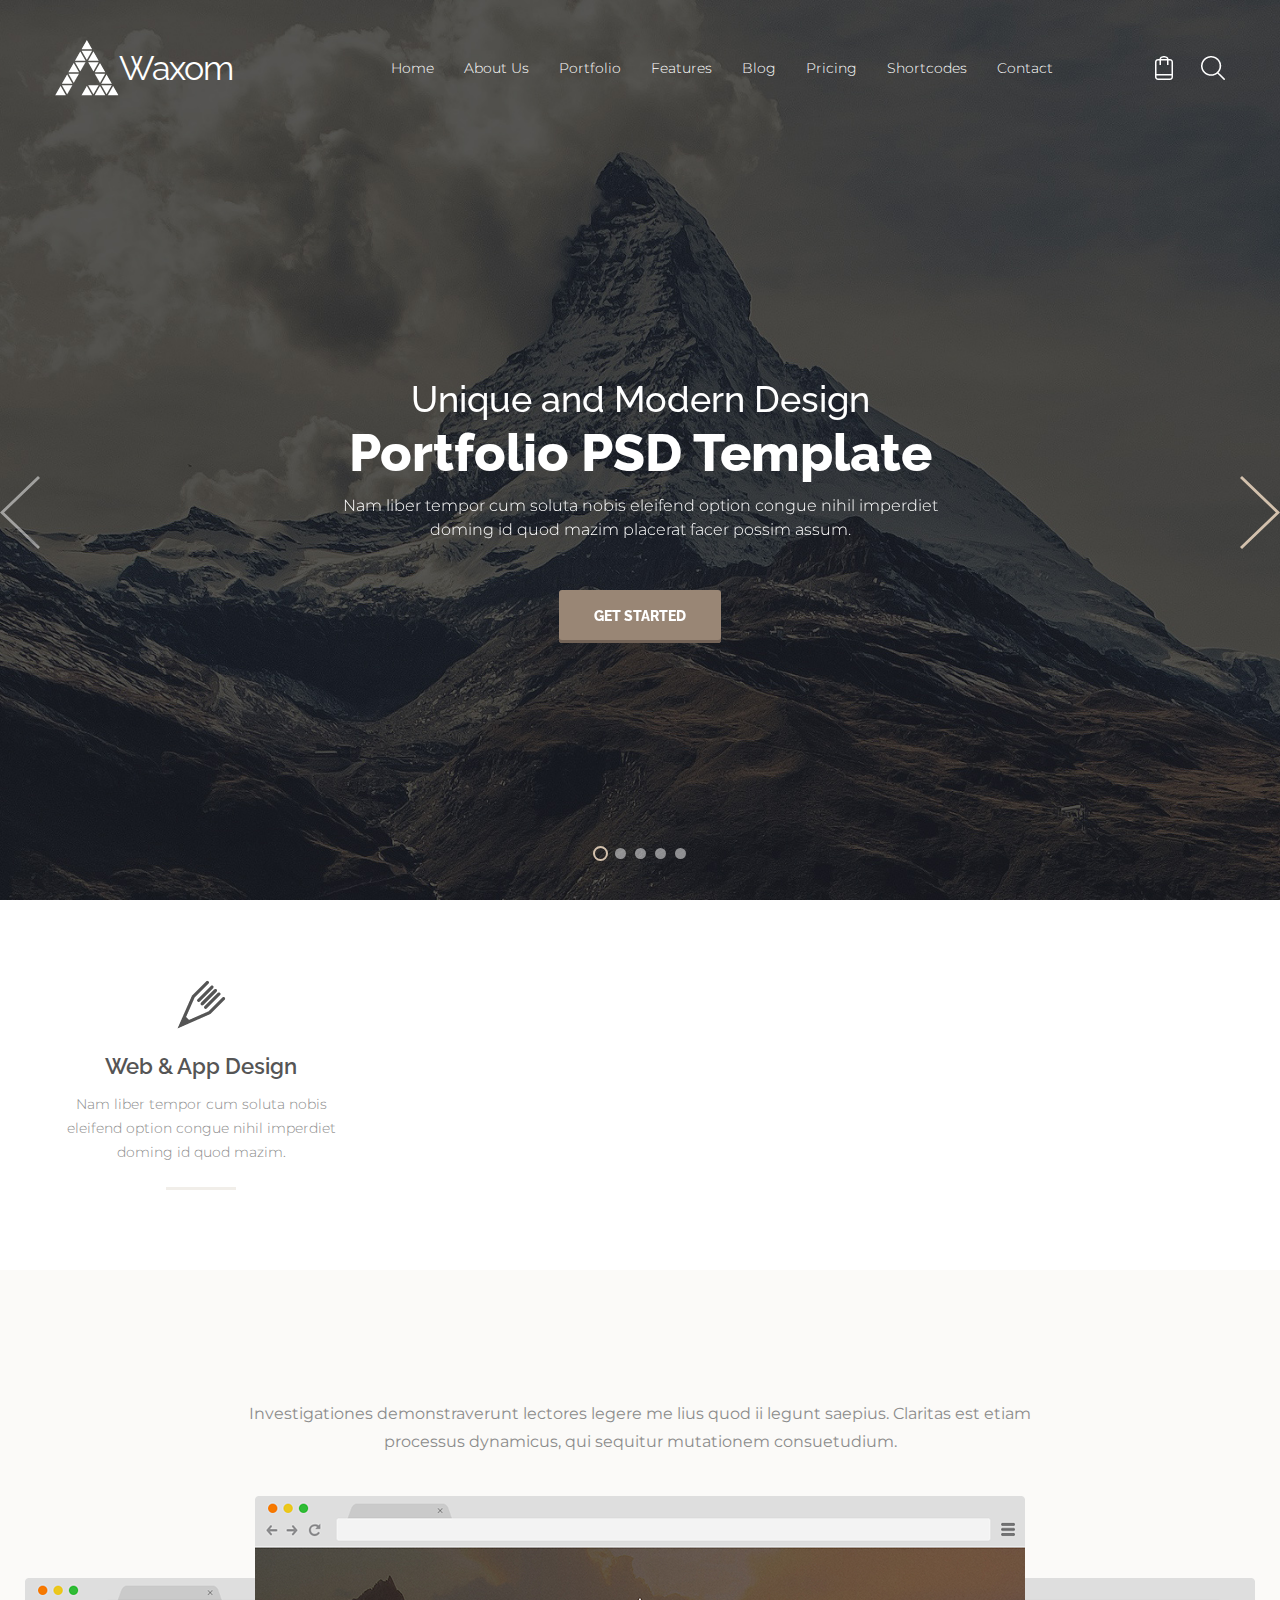
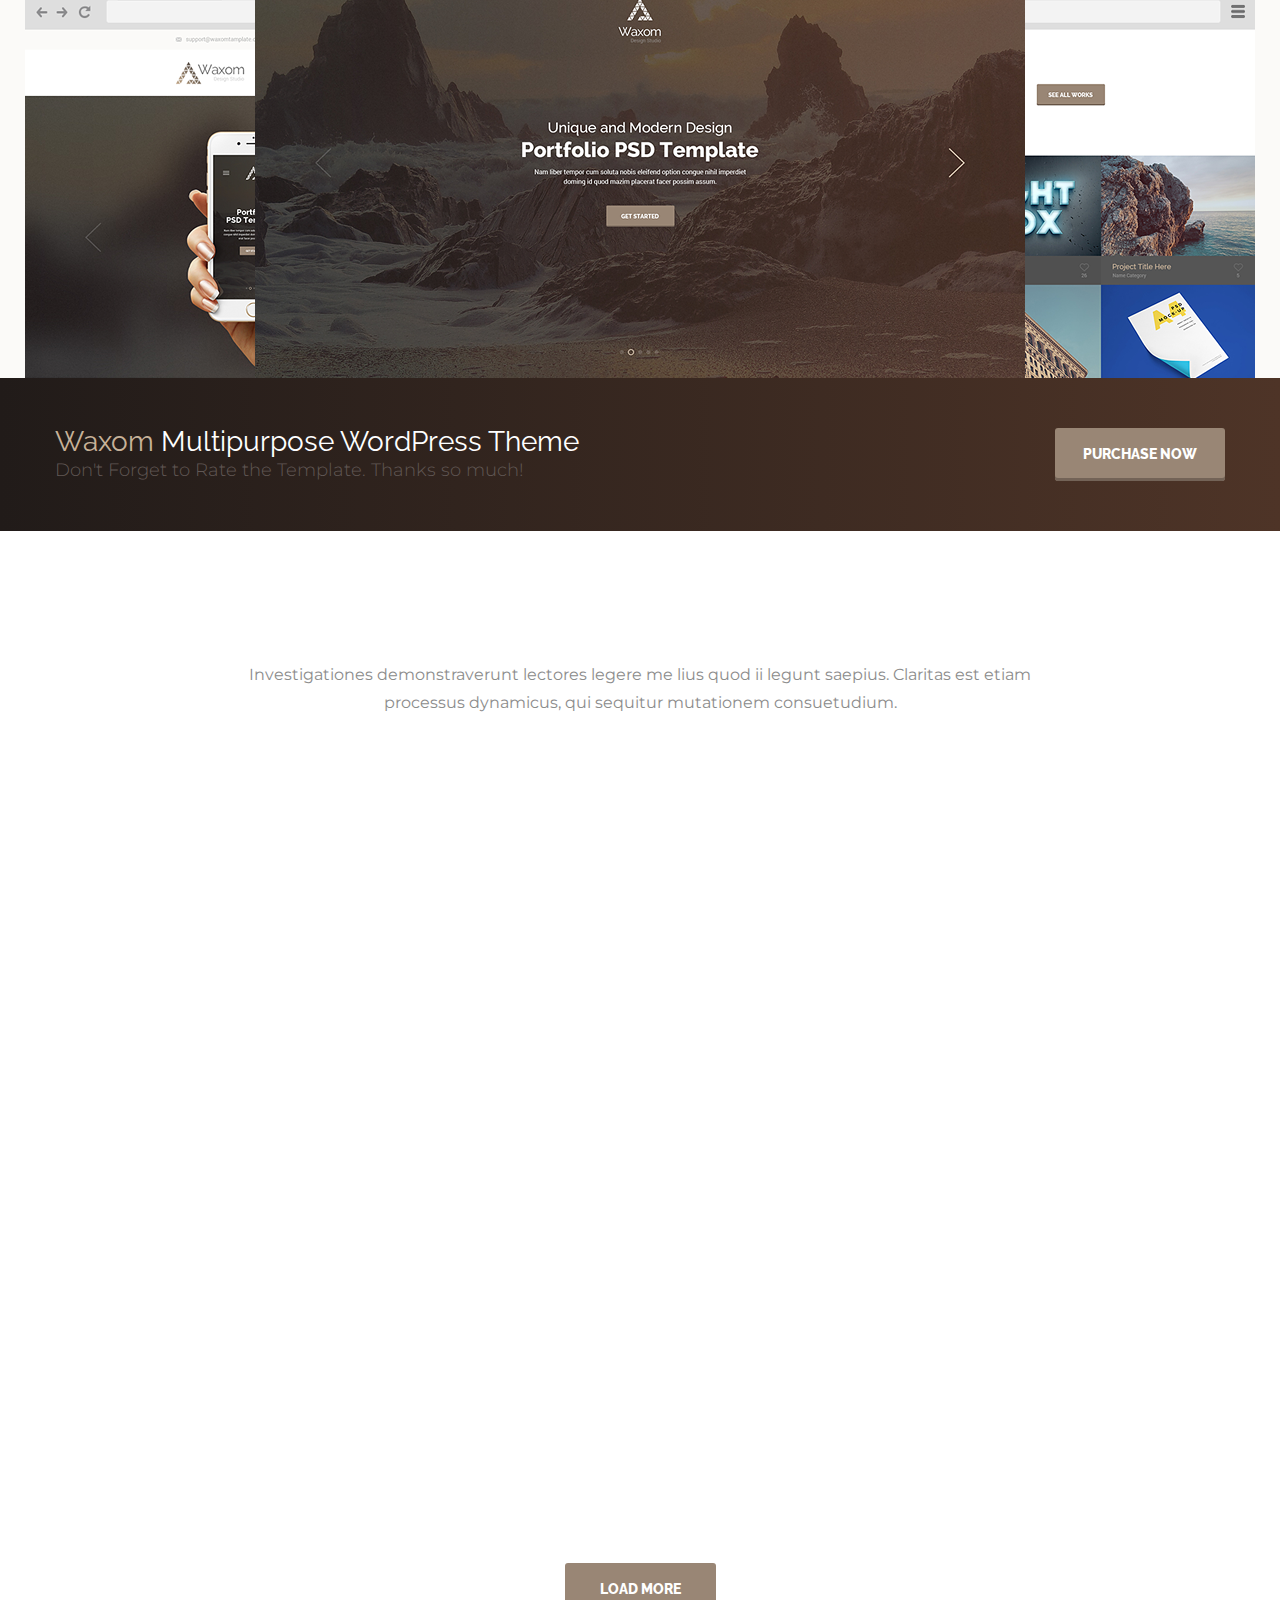
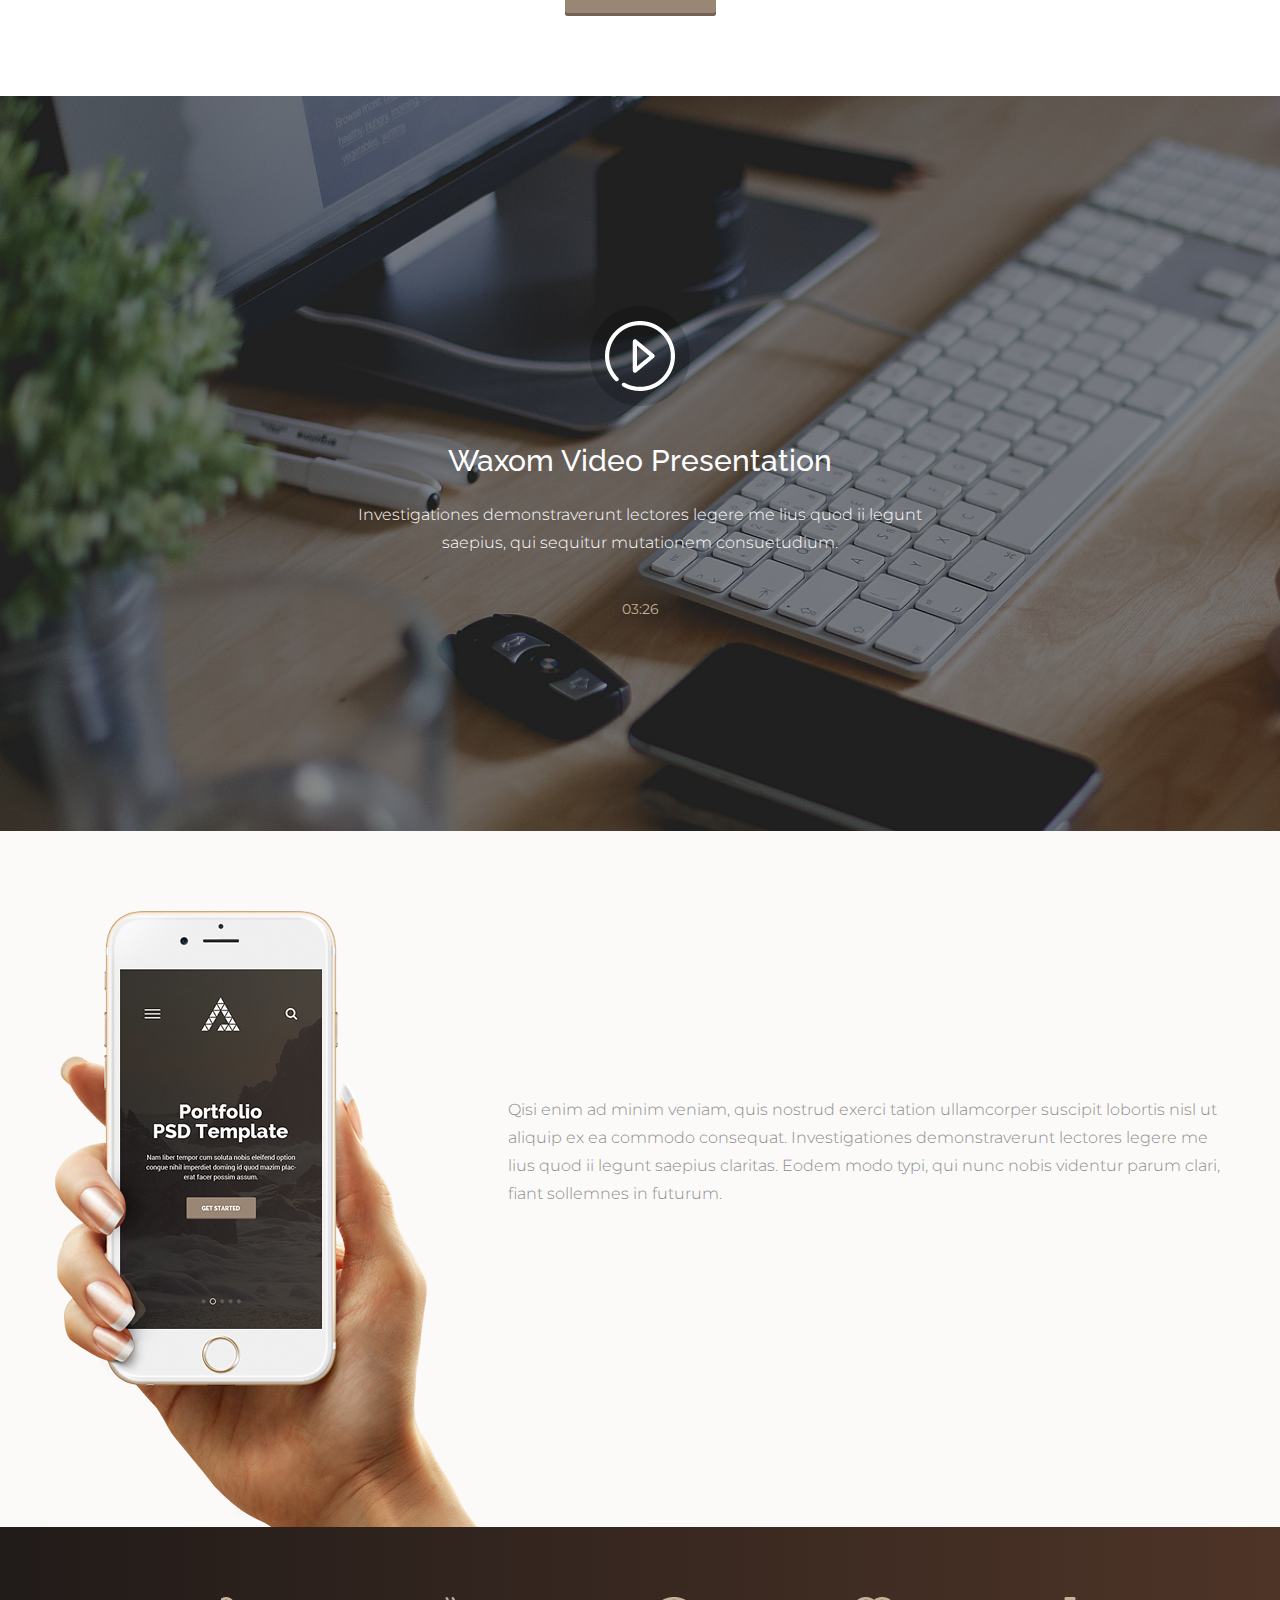
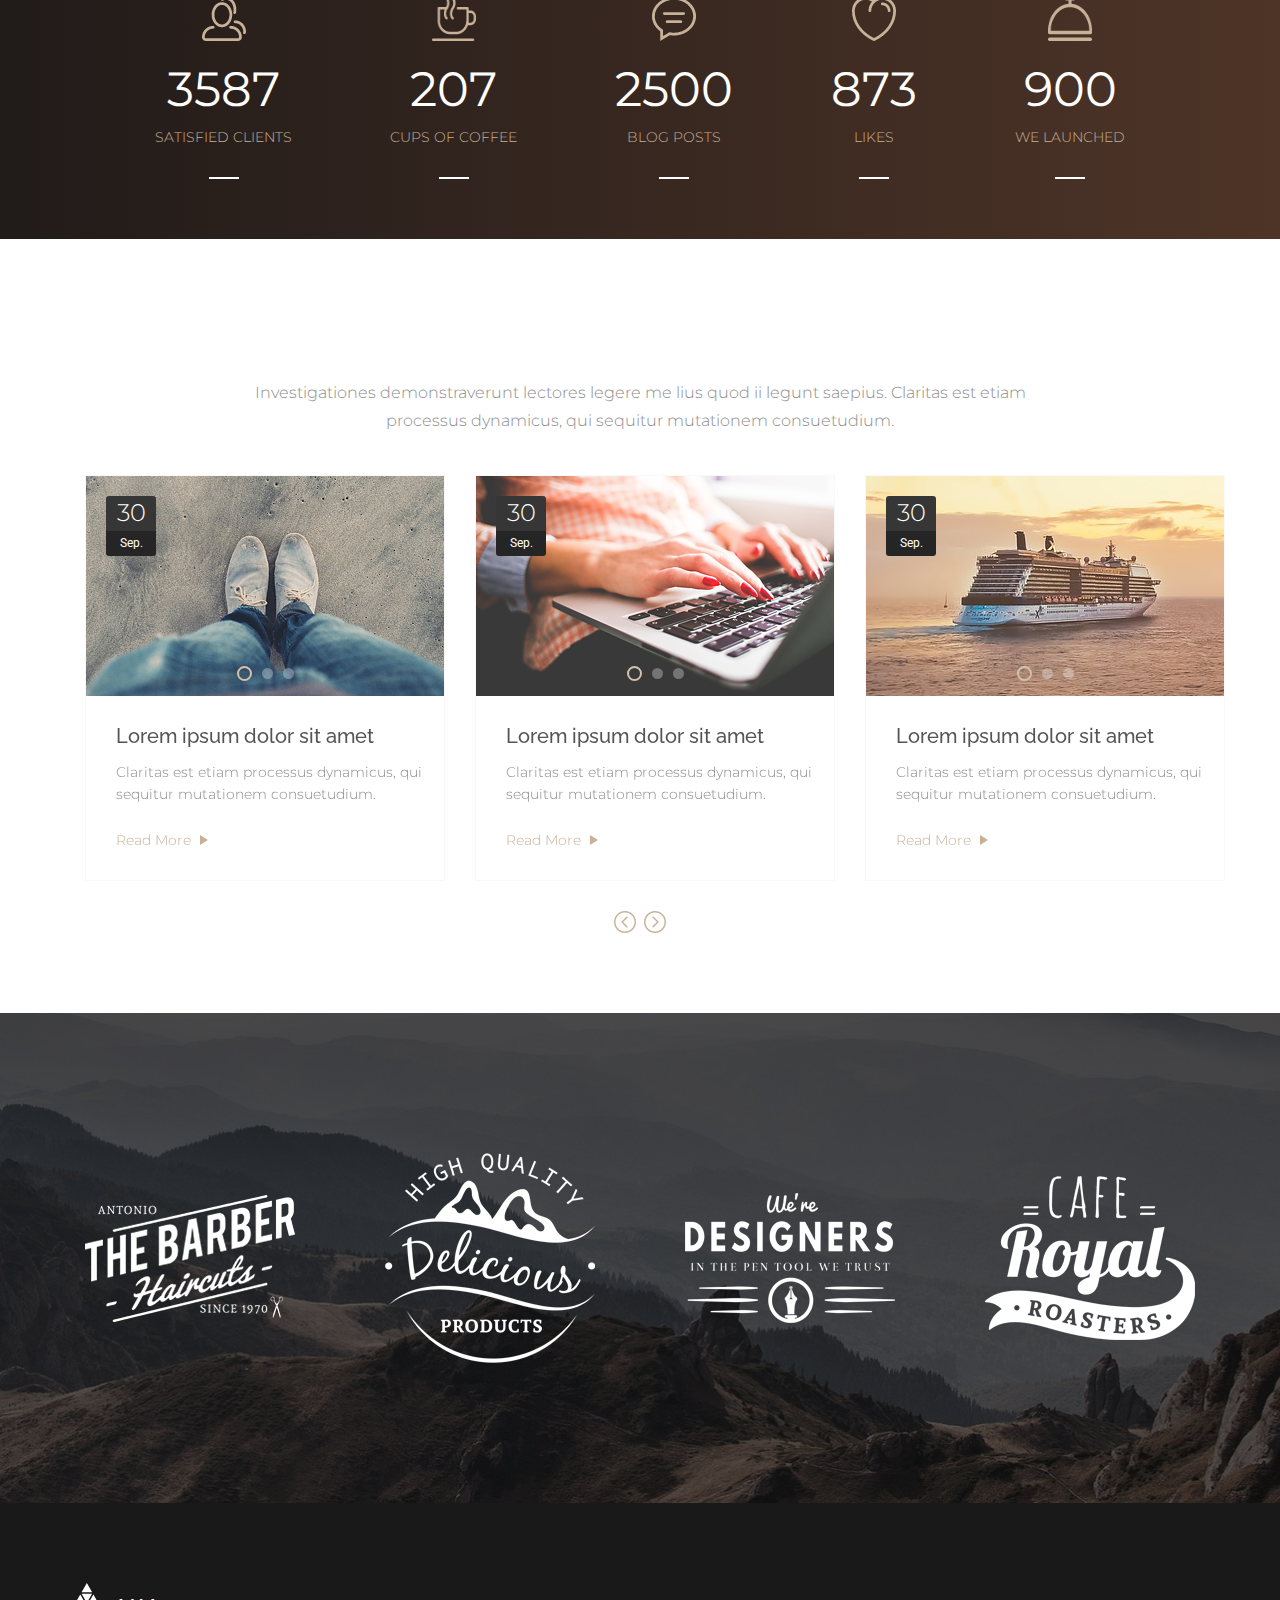
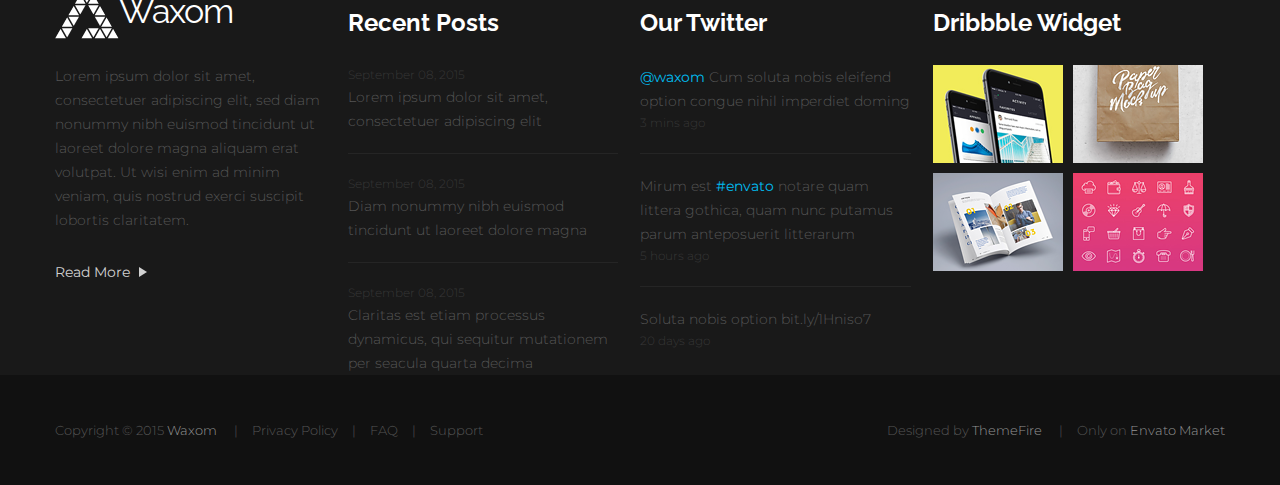
<file: index.html>
<!DOCTYPE html>
<html lang="en">
  <head>
    <script async src="https://www.googletagmanager.com/gtag/js?id=UA-160610971-1"></script>
    <script>
      window.dataLayer = window.dataLayer || [];
      function gtag() {
        dataLayer.push(arguments);
      }
      gtag("js", new Date());

      gtag("config", "UA-160610971-1");
    </script>

    <meta charset="UTF-8" />
    <link rel="stylesheet" href="reset.css" />
    <link rel="stylesheet" href="slick/slick.css" />
    <link rel="stylesheet" href="slick/slick-theme.css" />
    <link rel="stylesheet" href="style.css" />
    <link href="https://fonts.googleapis.com/css?family=Montserrat:300,400%7cRaleway:400,500,600,700,800%7cRoboto:400,500,700&display=swap" rel="stylesheet" />

    <title>Waxom</title>
  </head>

  <body>
    <!--первая секция-->
    <div class="section_first">
      <div class="container_first">
        <nav class="desktop">
          <!--лого-->
          <div class="logo wow bounce">
            <img src="img/logo.png" alt="" />
            <span class="ltext">Waxom</span>
          </div>
          <!-- меню навигации-->
          <ul class="menu wow bounceInRight">
            <li><a href="#">Home</a></li>
            <li><a href="#">About Us</a></li>
            <li><a href="#">Portfolio</a></li>
            <li><a href="#">Features</a></li>
            <li><a href="#">Blog</a></li>
            <li><a href="#">Pricing</a></li>
            <li><a href="#">Shortcodes</a></li>
            <li><a href="#">Contact</a></li>
          </ul>
          <!--иконки меню-->
          <div class="scard wow zoomInDown">
            <a href="#" class="sec"><img src="img/icon-cart.png" alt="" /></a>
            <a href="#" class="sec"><img src="img/icon-search.png" alt="" /></a>
          </div>
        </nav>
        <nav class="adaptive">
          <span class="burger"></span>
          <img src="img/logo.png" alt="" />
          <img src="img/icon-search.png" alt="" />
        </nav>
        <!--слайдер<-->
        <div class="slider_container wow heartBeat">
          <div class="prev"><img src="img/prev.png" alt="" /></div>
          <div class="slider">
            <div class="content_slider">
              <h2>Unique and Modern Design</h2>
              <h1>Portfolio PSD Template</h1>
              <p>Nam liber tempor cum soluta nobis eleifend option congue nihil imper&shy;diet doming id quod mazim placerat facer possim assum.</p>
              <a href="#">Get Started</a>
            </div>
            <div class="content_slider">
              <h2>Unique and Modern Design</h2>
              <h1>Portfolio PSD Template</h1>
              <p>Nam liber tempor cum soluta nobis eleifend option congue nihil imper&shy;diet doming id quod mazim placerat facer possim assum.</p>
              <a href="#">Get Started</a>
            </div>
            <div class="content_slider">
              <h2>Unique and Modern Design</h2>
              <h1>Portfolio PSD Template</h1>
              <p>Nam liber tempor cum soluta nobis eleifend option congue nihil imper&shy;diet doming id quod mazim placerat facer possim assum.</p>
              <a href="#">Get Started</a>
            </div>
            <div class="content_slider">
              <h2>Unique and Modern Design</h2>
              <h1>Portfolio PSD Template</h1>
              <p>Nam liber tempor cum soluta nobis eleifend option congue nihil imper&shy;diet doming id quod mazim placerat facer possim assum.</p>
              <a href="#">Get Started</a>
            </div>
            <div class="content_slider">
              <h2>Unique and Modern Design</h2>
              <h1>Portfolio PSD Template</h1>
              <p>Nam liber tempor cum soluta nobis eleifend option congue nihil imper&shy;diet doming id quod mazim placerat facer possim assum.</p>
              <a href="#">Get Started</a>
            </div>
          </div>
          <div class="next"><img src="img/next.png" alt="" /></div>
        </div>
      </div>
    </div>
    <!--вторая сецкия-->
    <div class="section_second">
      <div class="container_second">
        <div class="feature wow bounceInRight">
          <img src="img/c1.png" alt="webdesign" />
          <h3 class="fet_header">Web &amp; App Design</h3>
          <p class="feature_text">Nam liber tempor cum soluta nobis eleifend option congue nihil imperdiet doming id quod mazim.</p>
          <div class="p_line"></div>
        </div>
        <div class="feature wow bounceInRight">
          <img src="img/c2.png" alt="Development" />
          <h3 class="fet_header">Development</h3>
          <p class="feature_text">Lorem ipsum dolor sit amet, adipiscing elit, sed diam nonummy nibh euismod tincidunt ut laoreet.</p>
          <div class="p_line"></div>
        </div>
        <div class="feature wow bounceInRight">
          <img src="img/c3.png" alt="Customization" />
          <h3 class="fet_header">Customization</h3>
          <p class="feature_text">Nam liber tempor cum soluta nobis eleifend option congue nihil imperdiet doming id quod mazim.</p>
          <div class="p_line"></div>
        </div>
        <div class="feature wow bounceInRight">
          <img src="img/c4.png" alt="marketing" />
          <h3 class="fet_header">Marketing</h3>
          <p class="feature_text">Nam liber tempor cum soluta nobis eleifend option congue nihil imperdiet doming id quod mazim.</p>
          <div class="p_line"></div>
        </div>
      </div>
    </div>
    <!--третья секция-->
    <div class="section_third">
      <div class="container_third">
        <h2 class="wow bounceInDown">Waxom is Realization of your Ideas.</h2>
        <p>Investigationes demonstraverunt lectores legere me lius quod ii legunt saepius. Claritas est etiam processus dynamicus, qui sequitur mutationem consuetudium.</p>
        <div class="bgimage"></div>
      </div>
    </div>
    <!--четвертая секция-->
    <div class="section_fourth">
      <div class="container_fourth">
        <div class="colpar">
          <h4>
            <span>Waxom</span>
            Multipurpose WordPress Theme
          </h4>
          <p>Don't Forget to Rate the Template. Thanks so much!</p>
        </div>
        <a href="#">purchase now</a>
      </div>
    </div>
    <!--пятая секция-->
    <div class="section_fifth">
      <div class="container_fifth">
        <h4 class="wow bounceInDown">Our Latest Projects.</h4>
        <p>Investigationes demonstraverunt lectores legere me lius quod ii legunt saepius. Claritas est etiam processus dynamicus, qui sequitur mutationem consuetudium.</p>
        <div class="buttons wow bounceIn">
          <button class="col_btn first">All</button>
          <button class="col_btn">Web Design</button>
          <button class="col_btn">Mobile App</button>
          <button class="col_btn">Illustration</button>
          <button class="col_btn last">Photography</button>
        </div>
        <div class="adv_container wow swing">
          <div class="adv">
            <div class="adv_top a1">
              <div class="adv_fade">
                <img src="img/link.png" alt="" />
                <img src="img/lupa.png" alt="" />
              </div>
            </div>
            <div class="adv_bottom">
              <div class="triangle"></div>
              <span class="toptext">Claritas Etiam Processus</span>
              <span class="bottext">Photography, Nature</span>
            </div>
          </div>
          <div class="adv">
            <div class="adv_top a2">
              <div class="adv_fade">
                <img src="img/link.png" alt="" />
                <img src="img/lupa.png" alt="" />
              </div>
            </div>
            <div class="adv_bottom">
              <div class="triangle"></div>
              <span class="toptext">Quam Nutamus Farum</span>
              <span class="bottext">Graphic Design, Mock-Up</span>
            </div>
          </div>
          <div class="adv">
            <div class="adv_top a3">
              <div class="adv_fade">
                <img src="img/link.png" alt="" />
                <img src="img/lupa.png" alt="" />
              </div>
            </div>
            <div class="adv_bottom">
              <div class="triangle"></div>
              <span class="toptext">Usus Legentis Videntur</span>
              <span class="bottext">Photography, Holiday</span>
            </div>
          </div>
          <div class="adv">
            <div class="adv_top a4">
              <div class="adv_fade">
                <img src="img/link.png" alt="" />
                <img src="img/lupa.png" alt="" />
              </div>
            </div>
            <div class="adv_bottom">
              <div class="triangle"></div>
              <span class="toptext">Claritas Etiam Processus</span>
              <span class="bottext">Photography, Nature</span>
            </div>
          </div>
          <div class="adv">
            <div class="adv_top a5">
              <div class="adv_fade">
                <img src="img/link.png" alt="" />
                <img src="img/lupa.png" alt="" />
              </div>
            </div>
            <div class="adv_bottom">
              <div class="triangle"></div>
              <span class="toptext">Quam Nutamus Farum</span>
              <span class="bottext">Graphic Design, Mock-Up</span>
            </div>
          </div>
          <div class="adv">
            <div class="adv_top a6">
              <div class="adv_fade">
                <img src="img/link.png" alt="" />
                <img src="img/lupa.png" alt="" />
              </div>
            </div>
            <div class="adv_bottom">
              <div class="triangle"></div>
              <span class="toptext">Usus Legentis Videntur</span>
              <span class="bottext">Photography, Holiday</span>
            </div>
          </div>
        </div>
        <a href="#">load more</a>
      </div>
    </div>
    <!--    шестая секция-->
    <div class="section_sixth">
      <div class="container_sixth">
        <img src="img/play.png" alt="" height="100" width="100" />
        <h3>Waxom Video Presentation</h3>
        <p>Investigationes demonstraverunt lectores legere me lius quod ii legunt saepius, qui sequitur mutationem consuetudium.</p>
        <span>03:26</span>
      </div>
    </div>
    <!--седьмая секция-->
    <div class="section_seventh">
      <div class="container_seventh">
        <img src="img/phone_img.png" alt="" />
        <div class="inner_r">
          <h3 class="wow bounceInDown">Excellent for Mobile Devices.</h3>
          <p>
            Qisi enim ad minim veniam, quis nostrud exerci tation ullamcorper suscipit lobortis nisl ut aliquip ex ea commodo consequat. Investigationes demonstraverunt lectores legere me lius quod ii
            legunt saepius claritas. Eodem modo typi, qui nunc nobis videntur parum clari, fiant sollemnes in futurum.
          </p>
          <ul>
            <li class="wow rotateInUpLeft">Nam liber tempor cum soluta nobis eleifend option;</li>
            <li class="wow rotateInUpLeft">Option congue nihil imperdiet doming id quod mazim placerat facer;</li>
            <li class="wow rotateInUpLeft">Eodem modo typi, qui nunc nobis videntur parum futurum;</li>
            <li class="wow rotateInUpLeft">Investigationes demonstraverunt lectores</li>
          </ul>
        </div>
      </div>
    </div>
    <!--восьмая секция-->
    <div class="section_eighth">
      <div class="container_eighth">
        <div class="incol">
          <img src="img/ic1.png" alt="" width="44" height="44" />
          <div class="nums">3587</div>
          <p>Satisfied Clients</p>
          <div class="hrl"></div>
        </div>
        <div class="incol">
          <img src="img/ic2.png" alt="" width="44" height="44" />
          <div class="nums">207</div>
          <p>Cups of coffee</p>
          <div class="hrl"></div>
        </div>
        <div class="incol">
          <img src="img/ic3.png" alt="" width="44" height="44" />
          <div class="nums">2500</div>
          <p>Blog posts</p>
          <div class="hrl"></div>
        </div>
        <div class="incol">
          <img src="img/ic4.png" alt="" width="44" height="44" />
          <div class="nums">873</div>
          <p>Likes</p>
          <div class="hrl"></div>
        </div>
        <div class="incol">
          <img src="img/ic5.png" alt="" width="44" height="44" />
          <div class="nums">900</div>
          <p>We launched</p>
          <div class="hrl"></div>
        </div>
      </div>
    </div>
    <!--девятая секция-->
    <div class="section_ninth">
      <div class="container_ninth">
        <h3 class="wow bounceInDown">Recent Posts.</h3>
        <p>Investigationes demonstraverunt lectores legere me lius quod ii legunt saepius. Claritas est etiam processus dynamicus, qui sequitur mutationem consuetudium.</p>
        <div class="huge_slider">
          <!--колонка-->
          <div class="recent_column">
            <!--значок календаря-->
            <div class="calendar">
              <div class="day_num">30</div>
              <div class="month">Sep.</div>
            </div>
            <!--бекграунд-->
            <div class="recent_slider">
              <div class="rec_bg rec_img1">
                <div class="recent_mask"></div>
              </div>
              <div class="rec_bg rec_img1">
                <div class="recent_mask"></div>
              </div>
              <div class="rec_bg rec_img1">
                <div class="recent_mask"></div>
              </div>
            </div>
            <div class="bottom_intext">
              <h4>Lorem ipsum dolor sit amet</h4>
              <span>Claritas est etiam processus dynamicus, qui sequitur mutationem consuetudium.</span>
              <div class="link_line">
                <a href="#">Read More</a>
                <div class="link_tr"></div>
              </div>
            </div>
          </div>
          <div class="recent_column">
            <!--значок календаря-->
            <div class="calendar">
              <div class="day_num">30</div>
              <div class="month">Sep.</div>
            </div>
            <!--бекграунд-->
            <div class="recent_slider">
              <div class="rec_bg rec_img2">
                <div class="recent_mask"></div>
              </div>
              <div class="rec_bg rec_img2">
                <div class="recent_mask"></div>
              </div>
              <div class="rec_bg rec_img2">
                <div class="recent_mask"></div>
              </div>
            </div>
            <div class="bottom_intext">
              <h4>Lorem ipsum dolor sit amet</h4>
              <span>Claritas est etiam processus dynamicus, qui sequitur mutationem consuetudium.</span>
              <div class="link_line">
                <a href="#">Read More</a>
                <div class="link_tr"></div>
              </div>
            </div>
          </div>
          <div class="recent_column">
            <!--значок календаря-->
            <div class="calendar">
              <div class="day_num">30</div>
              <div class="month">Sep.</div>
            </div>
            <!--бекграунд-->
            <div class="recent_slider">
              <div class="rec_bg rec_img3">
                <div class="recent_mask"></div>
              </div>
              <div class="rec_bg rec_img3">
                <div class="recent_mask"></div>
              </div>
              <div class="rec_bg rec_img3">
                <div class="recent_mask"></div>
              </div>
            </div>
            <div class="bottom_intext">
              <h4>Lorem ipsum dolor sit amet</h4>
              <span>Claritas est etiam processus dynamicus, qui sequitur mutationem consuetudium.</span>
              <div class="link_line">
                <a href="#">Read More</a>
                <div class="link_tr"></div>
              </div>
            </div>
          </div>
          <div class="recent_column">
            <!--значок календаря-->
            <div class="calendar">
              <div class="day_num">30</div>
              <div class="month">Sep.</div>
            </div>
            <!--бекграунд-->
            <div class="recent_slider">
              <div class="rec_bg rec_img4">
                <div class="recent_mask"></div>
              </div>
              <div class="rec_bg rec_img4">
                <div class="recent_mask"></div>
              </div>
              <div class="rec_bg rec_img4">
                <div class="recent_mask"></div>
              </div>
            </div>
            <div class="bottom_intext">
              <h4>Lorem ipsum dolor sit amet</h4>
              <span>Claritas est etiam processus dynamicus, qui sequitur mutationem consuetudium.</span>
              <div class="link_line">
                <a href="#">Read More</a>
                <div class="link_tr"></div>
              </div>
            </div>
          </div>
          <div class="recent_column">
            <!--значок календаря-->
            <div class="calendar">
              <div class="day_num">30</div>
              <div class="month">Sep.</div>
            </div>
            <!--бекграунд-->
            <div class="recent_slider">
              <div class="rec_bg rec_img5">
                <div class="recent_mask"></div>
              </div>
              <div class="rec_bg rec_img5">
                <div class="recent_mask"></div>
              </div>
              <div class="rec_bg rec_img5">
                <div class="recent_mask"></div>
              </div>
            </div>
            <div class="bottom_intext">
              <h4>Lorem ipsum dolor sit amet</h4>
              <span>Claritas est etiam processus dynamicus, qui sequitur mutationem consuetudium.</span>
              <div class="link_line">
                <a href="#">Read More</a>
                <div class="link_tr"></div>
              </div>
            </div>
          </div>
          <div class="recent_column">
            <!--значок календаря-->
            <div class="calendar">
              <div class="day_num">30</div>
              <div class="month">Sep.</div>
            </div>
            <!--бекграунд-->
            <div class="recent_slider">
              <div class="rec_bg rec_img6">
                <div class="recent_mask"></div>
              </div>
              <div class="rec_bg rec_img6">
                <div class="recent_mask"></div>
              </div>
              <div class="rec_bg rec_img6">
                <div class="recent_mask"></div>
              </div>
            </div>
            <div class="bottom_intext">
              <h4>Lorem ipsum dolor sit amet</h4>
              <span>Claritas est etiam processus dynamicus, qui sequitur mutationem consuetudium.</span>
              <div class="link_line">
                <a href="#">Read More</a>
                <div class="link_tr"></div>
              </div>
            </div>
          </div>
        </div>
        <div class="recent_arrows">
          <div class="h_prev"><img src="img/h_prev.png" alt="" height="22" width="22" /></div>
          <div class="h_next"><img src="img/h_next.png" alt="" height="22" width="22" /></div>
        </div>
      </div>
    </div>
    <!--десятая секция-->
    <div class="section_tenth">
      <div class="container_tenth">
        <img src="img/logo-01.png" alt="" height="127" width="210" />
        <img src="img/logo-02.png" alt="" height="210" width="210" />
        <img src="img/logo-03.png" alt="" height="130" width="210" />
        <img src="img/logo-04.png" alt="" height="164" width="210" />
      </div>
    </div>
    <!--одиннацатая секция-->
    <div class="section_eleventh">
      <div class="container_eleventh">
        <div class="footer_col">
          <div class="logo ftlogo">
            <img src="img/logo.png" alt="" />
            <h2 class="ltext">Waxom</h2>
          </div>
          <p class="footer_txt">
            Lorem ipsum dolor sit amet, consectetuer adipiscing elit, sed diam nonummy nibh euismod tincidunt ut laoreet dolore magna aliquam erat volutpat. Ut wisi enim ad minim veniam, quis nostrud
            exerci suscipit lobortis claritatem.
          </p>
          <div class="footer_link">
            <a href="#">Read More</a>
            <div class="footer_tr"></div>
          </div>
        </div>
        <div class="footer_col">
          <h4>Recent Posts</h4>
          <div class="highlight">
            <span>September 08, 2015</span>
            <p class="footer_txt">Lorem ipsum dolor sit amet, consectetuer adipiscing elit</p>
            <div class="hrline"></div>
          </div>
          <div class="highlight">
            <span>September 08, 2015</span>
            <p class="footer_txt">Diam nonummy nibh euismod tincidunt ut laoreet dolore magna</p>
            <div class="hrline"></div>
          </div>
          <div class="highlight">
            <span>September 08, 2015</span>
            <p class="footer_txt">Claritas est etiam processus dynamicus, qui sequitur mutationem per seacula quarta decima</p>
          </div>
        </div>
        <div class="footer_col">
          <div class="highlight">
            <h4>Our Twitter</h4>
            <p class="footer_txt">
              <mark>@waxom</mark>
              Cum soluta nobis eleifend option congue nihil imperdiet doming
            </p>
            <span>3 mins ago</span>
            <div class="hrline"></div>
          </div>
          <div class="highlight">
            <p class="footer_txt">
              Mirum est
              <mark>#envato</mark>
              notare quam littera gothica, quam nunc putamus parum anteposuerit litterarum
            </p>
            <span>5 hours ago</span>
            <div class="hrline"></div>
          </div>
          <div class="highlight">
            <p class="footer_txt">Soluta nobis option bit.ly/1Hniso7</p>
            <span>20 days ago</span>
          </div>
        </div>
        <div class="footer_col">
          <h4>Dribbble Widget</h4>
          <div class="footer_img">
            <img src="img/f1.png" alt="" />
            <img src="img/f2.png" alt="" />
            <img src="img/f3.png" alt="" />
            <img src="img/f4.png" alt="" />
          </div>
        </div>
      </div>
    </div>
    <!--двенадцатая секция-->
    <div class="section_twelveth">
      <div class="container_twelveth">
        <ul class="list_left">
          <li>
            Copyright © 2015
            <span>Waxom</span>
          </li>
          <li><a href="#">Privacy Policy</a></li>
          <li><a href="#">FAQ</a></li>
          <li><a href="#">Support</a></li>
        </ul>
        <ul class="list_right">
          <li>
            Designed by
            <span>ThemeFire</span>
          </li>
          <li>
            Only on
            <span>Envato Market</span>
          </li>
        </ul>
      </div>
    </div>
    <script src="js/jquery-1.11.0.min.js"></script>
    <script src="js/jquery-migrate-1.2.1.min.js"></script>
    <script src="slick/slick.min.js"></script>
    <link rel="stylesheet" href="animate.css" />
    <script src="js/script.js"></script>
    <script src="js/wow.min.js"></script>
    <script>
      new WOW().init();
    </script>
  </body>
</html>
</file>
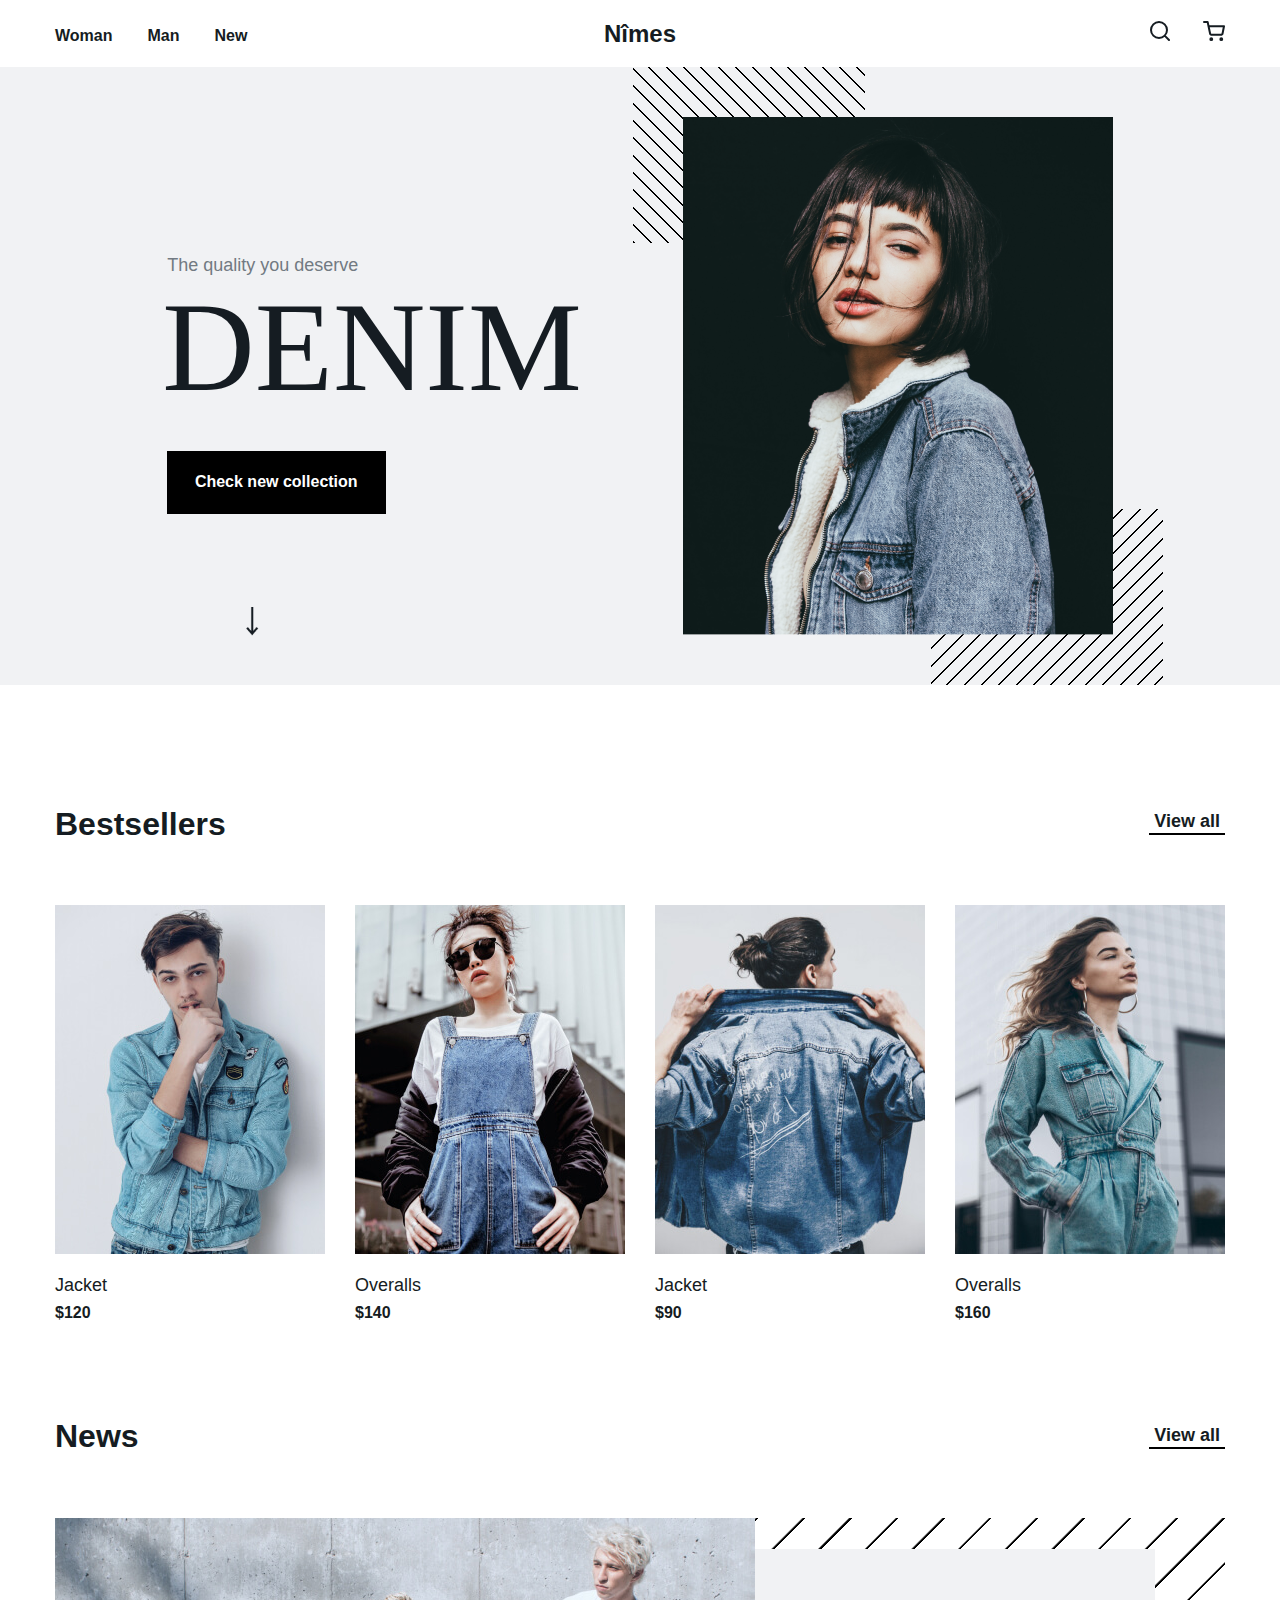
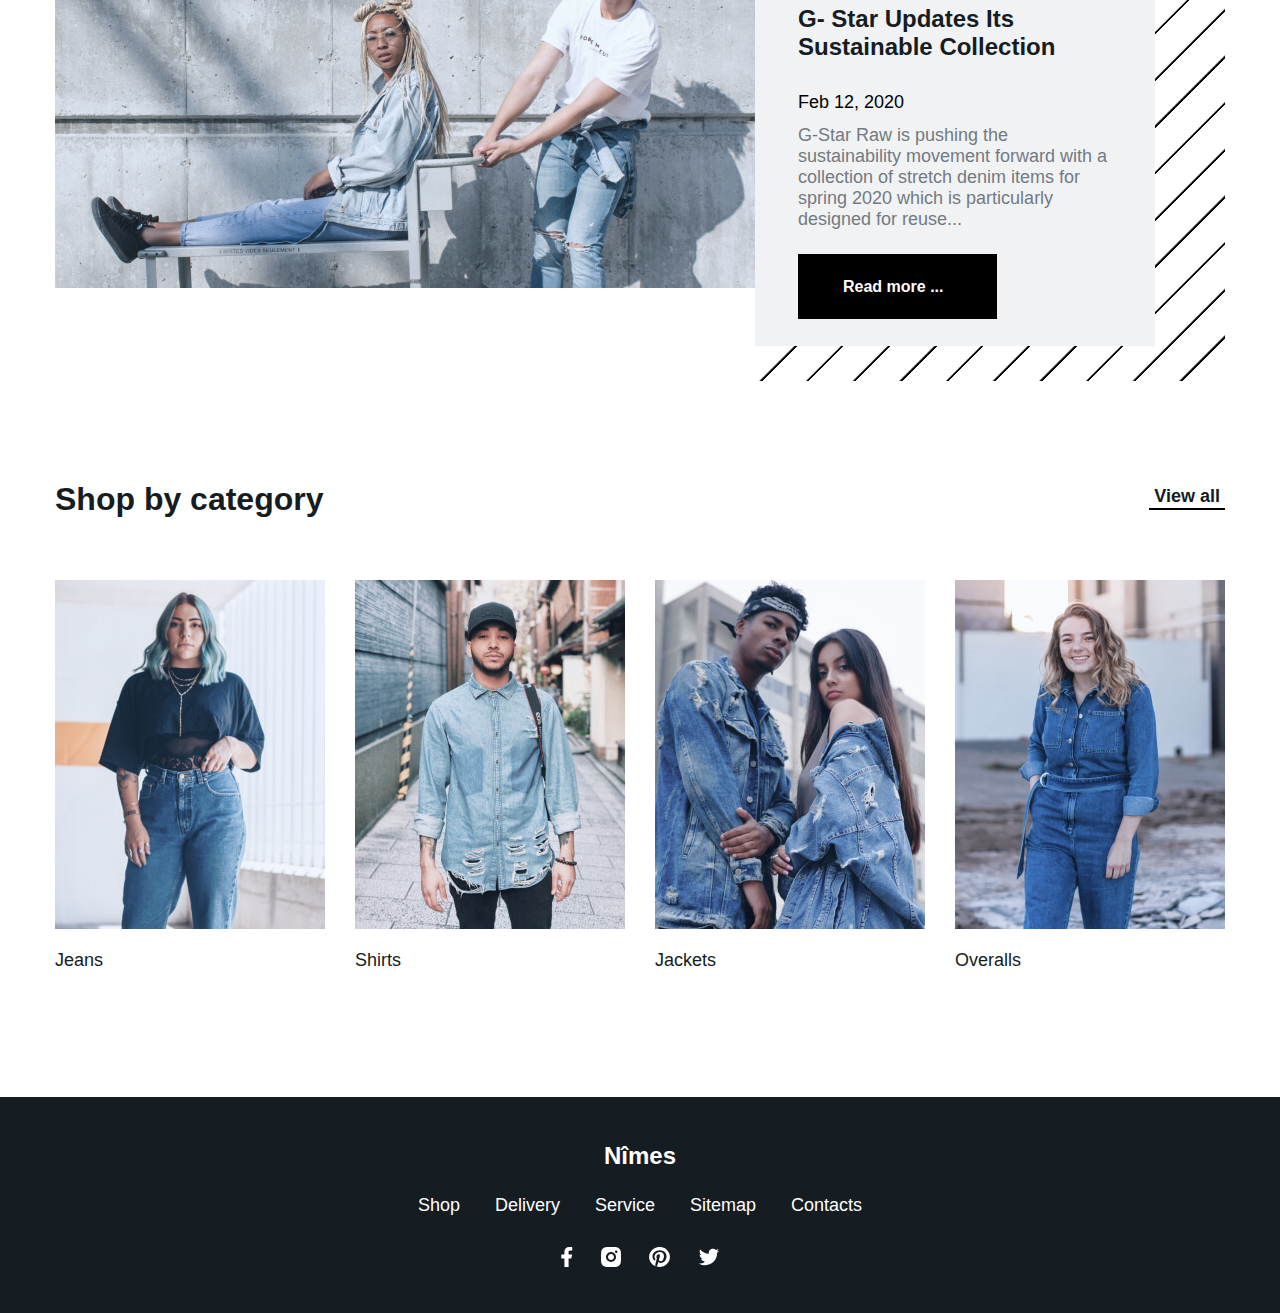
<file: Denim/index.html>
<!DOCTYPE html>
<html lang="en">

<head>
    <meta charset="UTF-8">
    <meta name="viewport" content="width=device-width, initial-scale=1.0">
    <link rel="stylesheet" href="normalize.css">
    <link rel="stylesheet" href="reset.css">
    <link rel="stylesheet" href="style.css">
    <title>Denim</title>
</head>

<body>
    <!-- header -->
    <header class="header container">
        <nav class="nav">
            <ul class="nav_menu">
                <li class="nav_item"><a href="#">Woman</a></li>
                <li class="nav_item"><a href="#">Man</a></li>
                <li class="nav_item"><a href="#">New</a></li>
            </ul>
            <div class="logo"><a href="#">Nîmes</a></div>
            <div class="nav_user_menu">
                <div class="nav_user_burger"></div>
                <div class="nav_user_item"><a href="#"><img src="img/search.svg" alt="search"></a>
                </div>
                <div class="nav_user_item"><a href="#"><img src="img/shop.svg"
                            alt="shopping card"></a>
                </div>
            </div>
        </nav>
    </header>
    <!-- header end -->
    <!-- promo -->
    <section class="promo">
        <div class="promo_first">
            <h1 class="promo_slogan">The quality you deserve</h1>
            <p class="promo_name">DENIM</p>
            <button class="promo_btn" type="button" aria-label="Check collection button">Check new collection</button>
        </div>
        <div class="promo_second">
            <img alt="Model photo" class="promo_model" src="img/model.png">
        </div>
        <a href="#" class="promo_arrow" aria-label="Arrow for look down"><img src="img/arrow.png" alt="Look down"
                height="29"></a>
    </section>
    <!-- promo end -->
    <!-- bestseller -->
    <section class="bestseller container">
        <div class="bestseller_head">
            <h1 class="head_title">Bestsellers</h1>
            <a href="#" class="head_link" aria-label="View all">View all</a>
        </div>
        <div class="bestseller_wrapper">
            <!-- bestseller cards -->
            <div class="card_item">
                <img src="img/best1.png" alt="Product photo" class="item_image">
                <p class="item_name">Jacket</p>
                <p class="item_price">$120</p>
            </div>
            <div class="card_item">
                <img src="img/best2.png" alt="Product photo" class="item_image">
                <p class="item_name">Overalls</p>
                <p class="item_price">$140</p>
            </div>
            <div class="card_item">
                <img src="img/best3.png" alt="Product photo" class="item_image">
                <p class="item_name">Jacket</p>
                <p class="item_price">$90</p>
            </div>
            <div class="card_item">
                <img src="img/best4.png" alt="Product photo" class="item_image">
                <p class="item_name">Overalls</p>
                <p class="item_price">$160</p>
            </div>
            <!-- bestseller cards end-->
        </div>
    </section>
    <!-- bestseller end-->
    <!-- news section -->
    <section class="news container">
        <div class="news_head">
            <h1 class="head_title">News</h1>
            <a href="#" class="head_link news_link" aria-label="View all">View all</a>
        </div>
        <div class="news_wrapper">
            <img src="img/news_image.png" alt="news image" class="news_image">
            <div class="news_column">
                <div class="news_content">
                    <h2 class="news_header">G- Star Updates Its Sustainable Collection</h2>
                    <div class="news_time">Feb 12, 2020</div>
                    <p class="news_text">G-Star Raw is pushing the sustainability movement forward with a collection of
                        stretch denim items for spring 2020 which is particularly designed for reuse...</p>
                    <button class="news_btn" type="button" aria-label="Read more">Read more ...&nbsp;&nbsp; </button>
                </div>
            </div>
        </div>
    </section>
    <!-- news section end-->
    <!-- shop section -->
    <section class="shop container">
        <div class="shop_head">
            <h1 class="head_title">Shop by category</h1>
            <a href="#" class="head_link">View all</a>
        </div>
        <div class="shop_wrapper">
            <div class="card_item">
                <img src="img/shop1.png" alt="Product photo" class="item_image">
                <p class="item_name">Jeans</p>
            </div>
            <div class="card_item">
                <img src="img/shop2.png" alt="Product photo" class="item_image">
                <p class="item_name">Shirts</p>
            </div>
            <div class="card_item">
                <img src="img/shop3.png" alt="Product photo" class="item_image">
                <p class="item_name">Jackets</p>
            </div>
            <div class="card_item">
                <img src="img/shop4.png" alt="Product photo" class="item_image">
                <p class="item_name">Overalls</p>
            </div>
        </div>
    </section>
    <!-- shop section end -->
    <!-- footer -->
    <footer class="footer">
        <h2 class="footer_logo">Nîmes</h2>
        <ul class="footer_list">
            <li class="footer_item"><a href="#" class="footer_link">Shop</a></li>
            <li class="footer_item"><a href="#" class="footer_link">Delivery</a></li>
            <li class="footer_item"><a href="#" class="footer_link">Service</a></li>
            <li class="footer_item"><a href="#" class="footer_link">Sitemap</a></li>
            <li class="footer_item"><a href="#" class="footer_link">Contacts</a></li>
        </ul>
        <ul class="footer_list_social">
            <li class="footer_item_social"><a href="#" class="footer_link_social"><img
                        alt="Facebook link" class="social_img" src="img/fb.svg"></a></li>
            <li class="footer_item_social"><a href="#" class="footer_link_social"><img
                        alt="Instagram link" class="social_img" src="img/ig.svg"></a></li>
            <li class="footer_item_social"><a href="#" class="footer_link_social"><img
                        alt="Pinterest link" class="social_img" src="img/pin.svg"></a></li>
            <li class="footer_item_social"><a href="#" class="footer_link_social"><img
                        alt="Twitter link" class="social_img" src="img/twitter.svg"></a></li>
        </ul>
    </footer>
    <!-- footer end -->
</body>

</html>
</file>
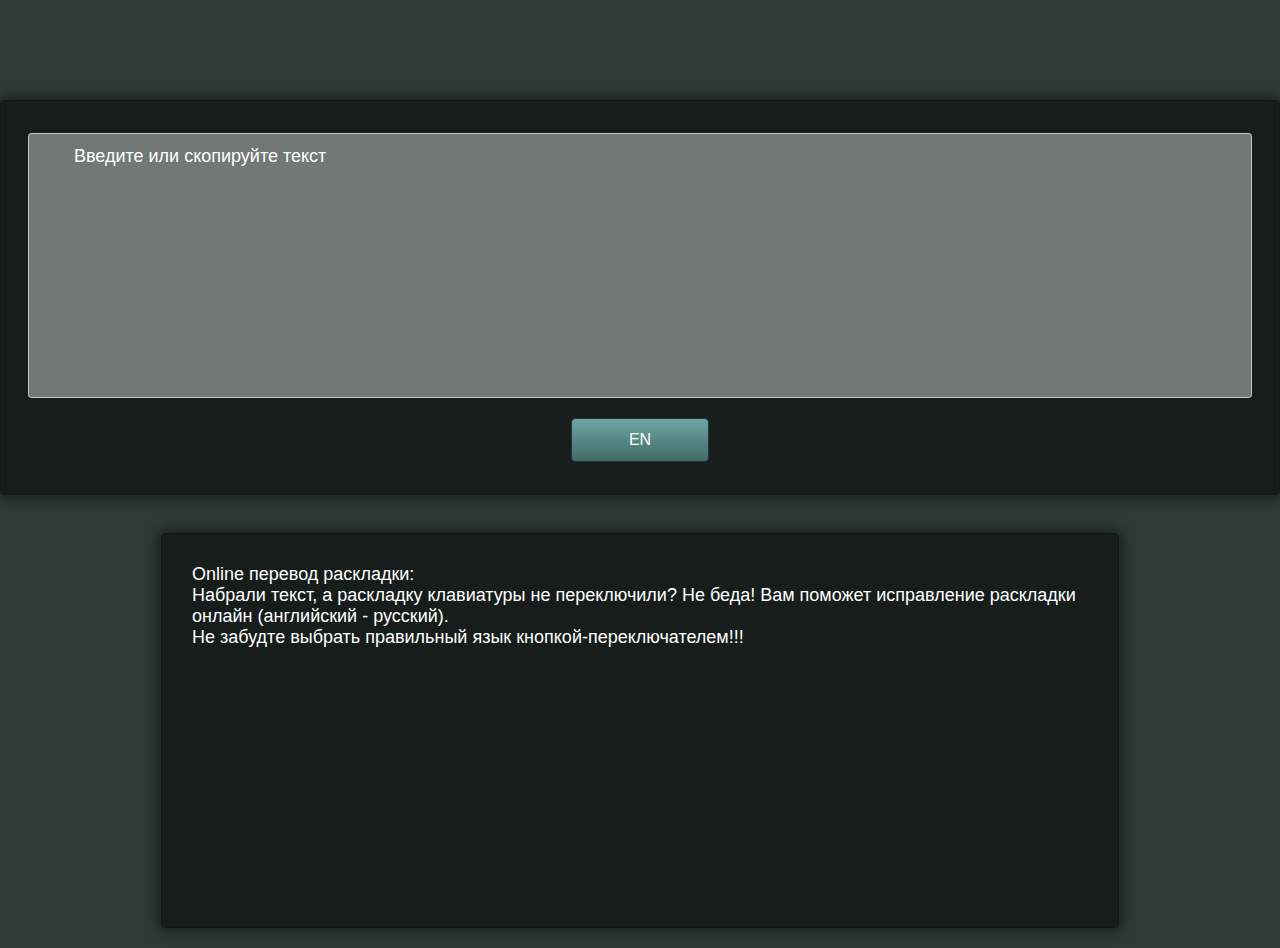
<file: trans/index.html>
<!DOCTYPE html>
<html lang="ru">
  <head>
    <script async src="https://www.googletagmanager.com/gtag/js?id=UA-160610971-1"></script>
    <script>
      function gtag() {
        dataLayer.push(arguments);
      }
      (window.dataLayer = window.dataLayer || []),
        gtag('js', new Date()),
        gtag('config', 'UA-160610971-1');
    </script>
    <meta charset="UTF-8" />
    <meta name="viewport" content="width=device-width,initial-scale=1" />
    <meta
      name="description"
      content="Исправление раскладки клавиатуры, переключение раскладки онлайн, перевод неправильной раскладки, смена раскладки online."
    />
    <meta
      name="keywords"
      content="текст, расскладка, сменить раскладку онлайн, перевод, набор, язык, английский, русский, правильный, он-лайн, онлайн, кнопка"
    />
    <title>Исправление раскладки клавиатуры.</title>
    <link href="./static/css/main.18205668.chunk.css" rel="stylesheet" />
  </head>
  <body>
    <noscript>You need to enable JavaScript to run this app.</noscript>
    <div id="root"></div>
    <script>
      !(function (e) {
        function r(r) {
          for (var n, a, l = r[0], f = r[1], i = r[2], p = 0, s = []; p < l.length; p++)
            (a = l[p]),
              Object.prototype.hasOwnProperty.call(o, a) && o[a] && s.push(o[a][0]),
              (o[a] = 0);
          for (n in f) Object.prototype.hasOwnProperty.call(f, n) && (e[n] = f[n]);
          for (c && c(r); s.length; ) s.shift()();
          return u.push.apply(u, i || []), t();
        }
        function t() {
          for (var e, r = 0; r < u.length; r++) {
            for (var t = u[r], n = !0, l = 1; l < t.length; l++) {
              var f = t[l];
              0 !== o[f] && (n = !1);
            }
            n && (u.splice(r--, 1), (e = a((a.s = t[0]))));
          }
          return e;
        }
        var n = {},
          o = { 1: 0 },
          u = [];
        function a(r) {
          if (n[r]) return n[r].exports;
          var t = (n[r] = { i: r, l: !1, exports: {} });
          return e[r].call(t.exports, t, t.exports, a), (t.l = !0), t.exports;
        }
        (a.m = e),
          (a.c = n),
          (a.d = function (e, r, t) {
            a.o(e, r) || Object.defineProperty(e, r, { enumerable: !0, get: t });
          }),
          (a.r = function (e) {
            'undefined' != typeof Symbol &&
              Symbol.toStringTag &&
              Object.defineProperty(e, Symbol.toStringTag, { value: 'Module' }),
              Object.defineProperty(e, '__esModule', { value: !0 });
          }),
          (a.t = function (e, r) {
            if ((1 & r && (e = a(e)), 8 & r)) return e;
            if (4 & r && 'object' == typeof e && e && e.__esModule) return e;
            var t = Object.create(null);
            if (
              (a.r(t),
              Object.defineProperty(t, 'default', { enumerable: !0, value: e }),
              2 & r && 'string' != typeof e)
            )
              for (var n in e)
                a.d(
                  t,
                  n,
                  function (r) {
                    return e[r];
                  }.bind(null, n),
                );
            return t;
          }),
          (a.n = function (e) {
            var r =
              e && e.__esModule
                ? function () {
                    return e.default;
                  }
                : function () {
                    return e;
                  };
            return a.d(r, 'a', r), r;
          }),
          (a.o = function (e, r) {
            return Object.prototype.hasOwnProperty.call(e, r);
          }),
          (a.p = '/');
        var l = (this['webpackJsonptrans-react'] = this['webpackJsonptrans-react'] || []),
          f = l.push.bind(l);
        (l.push = r), (l = l.slice());
        for (var i = 0; i < l.length; i++) r(l[i]);
        var c = f;
        t();
      })([]);
    </script>
    <script src="./static/js/2.49a66d21.chunk.js"></script>
    <script src="./static/js/main.07af4a57.chunk.js"></script>
  </body>
</html>
</file>
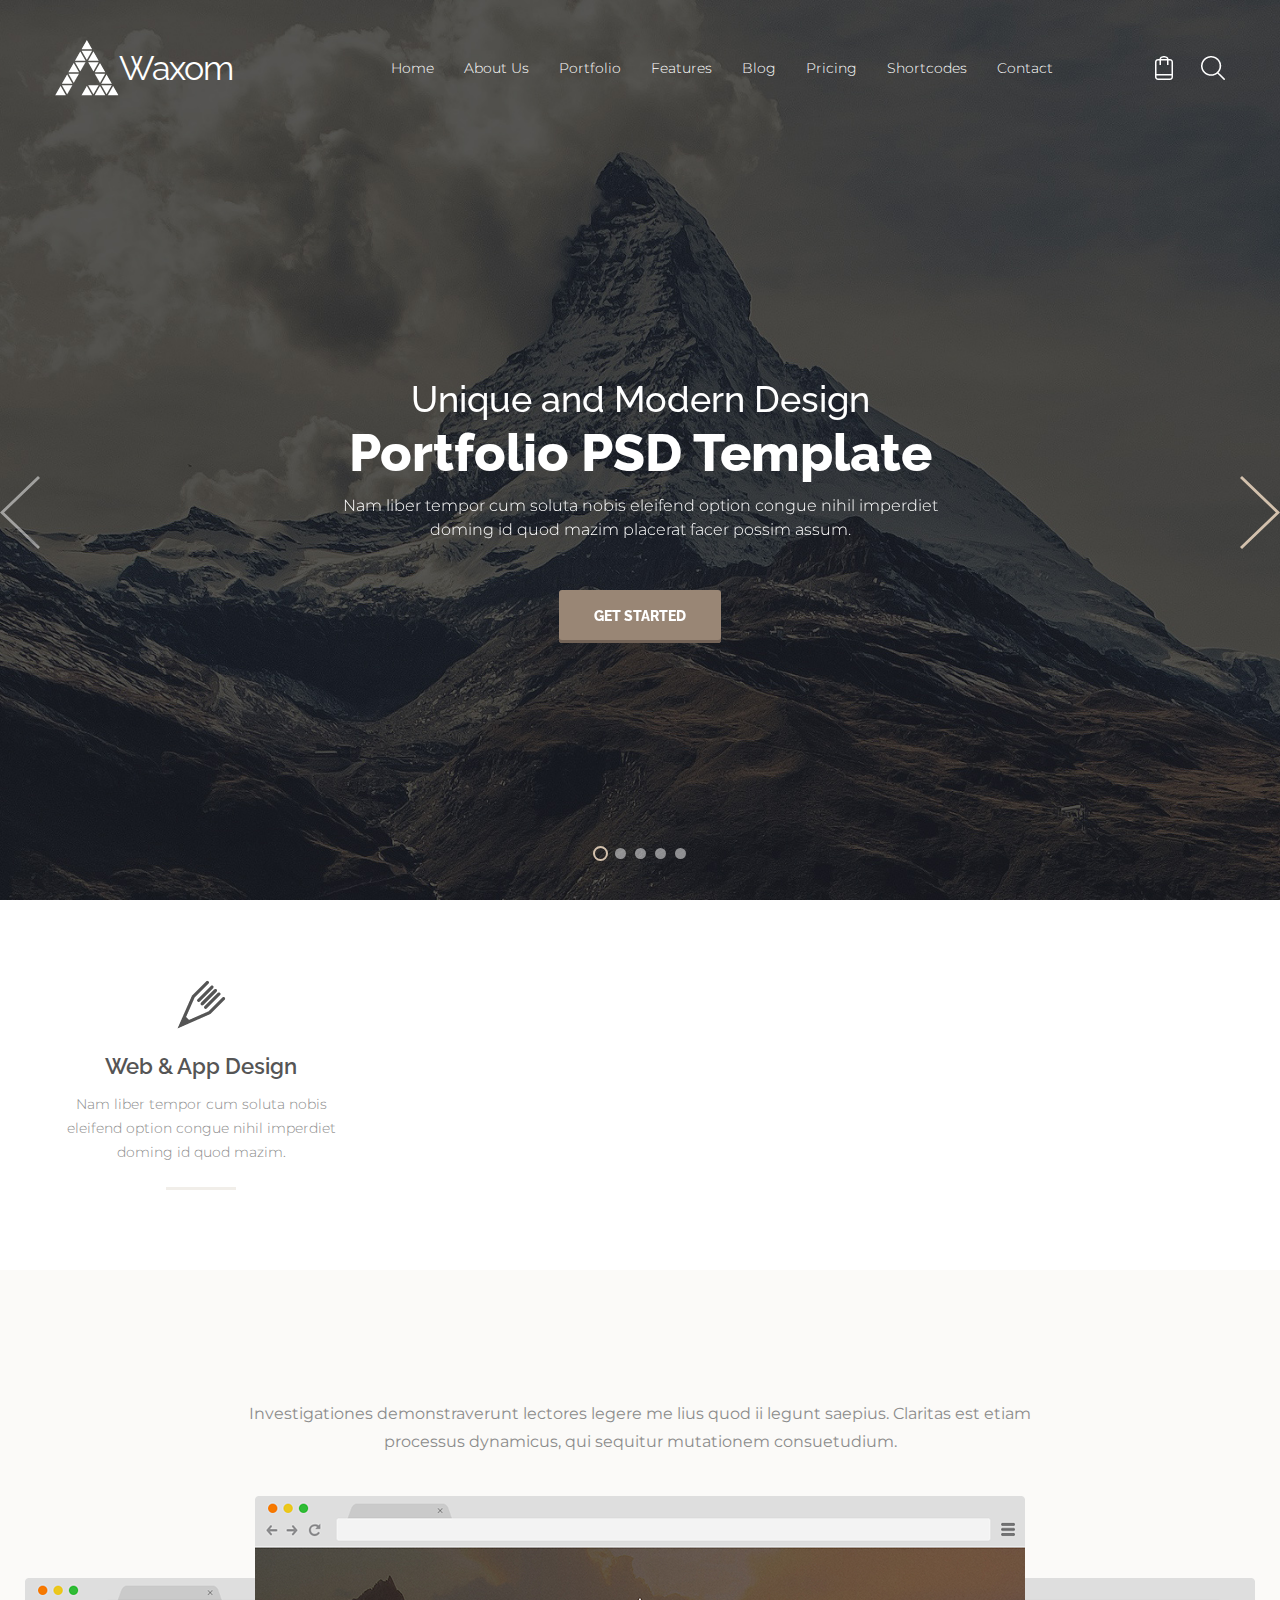
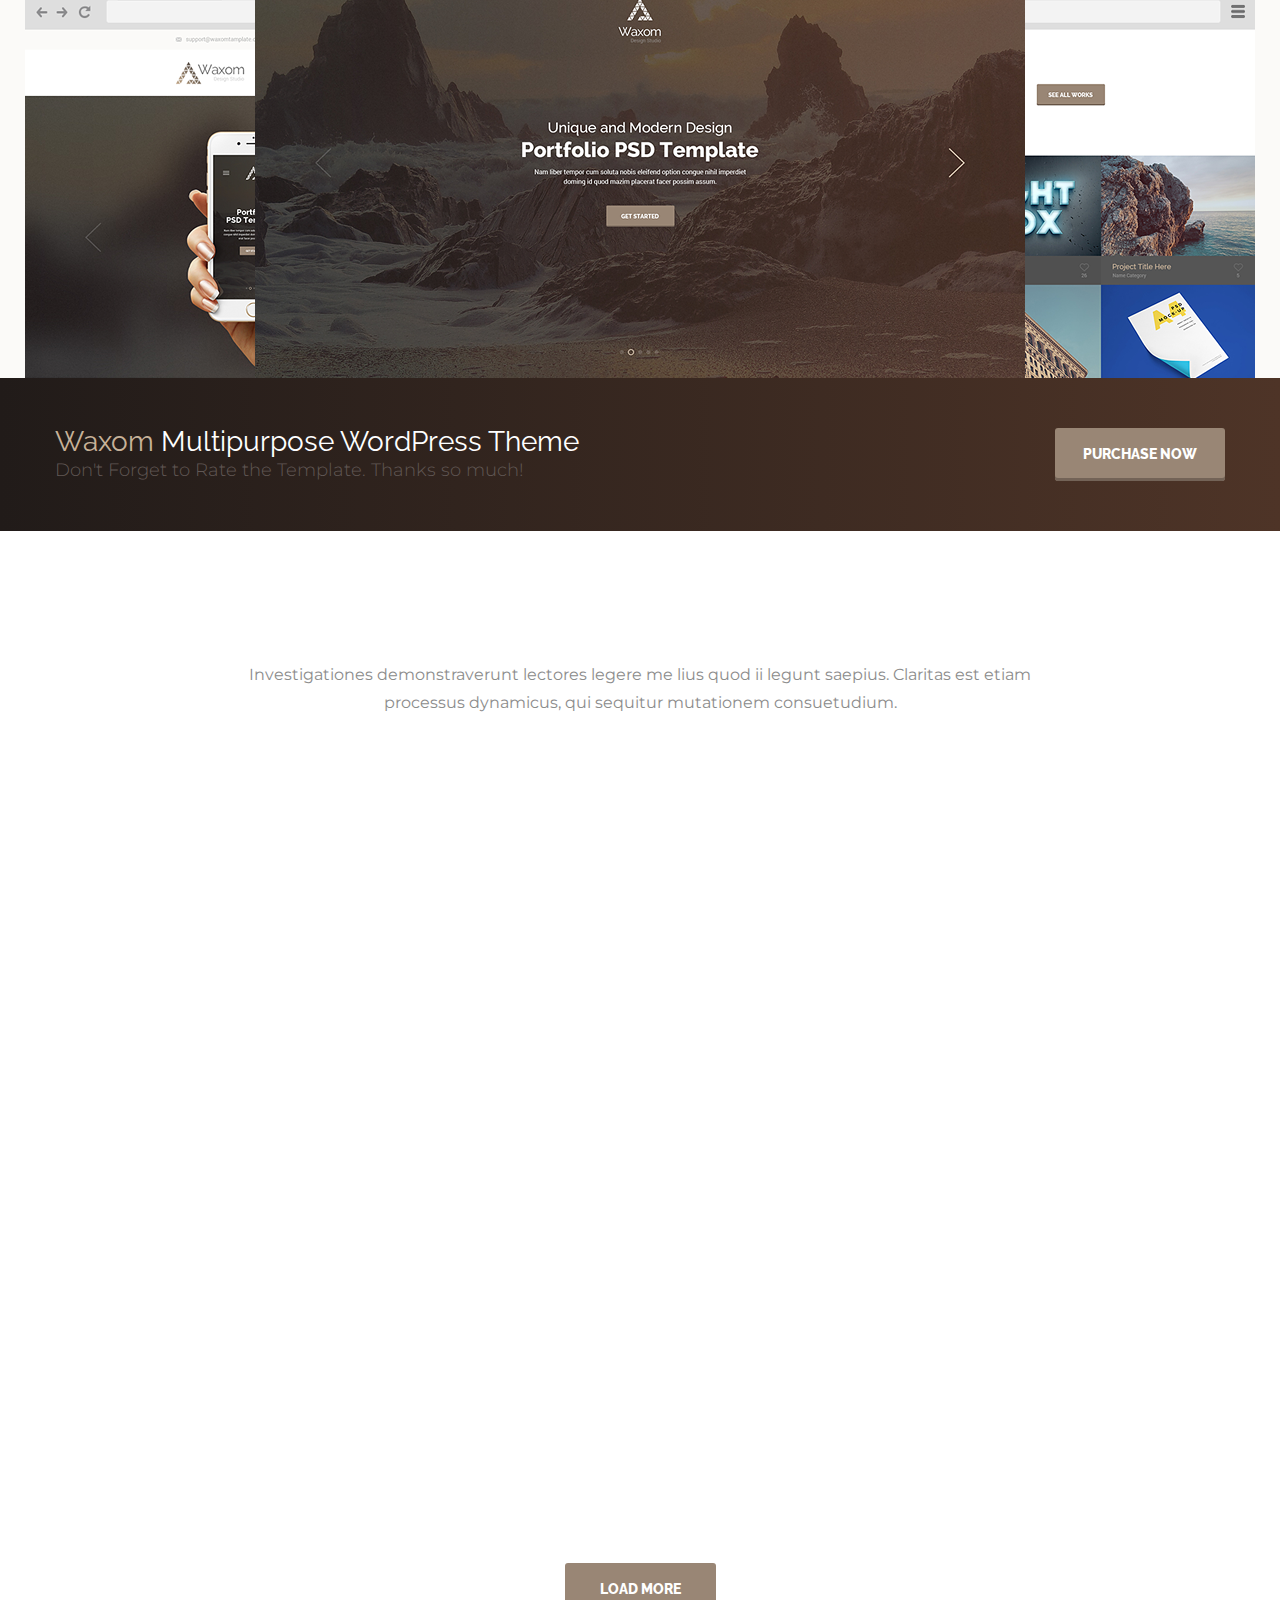
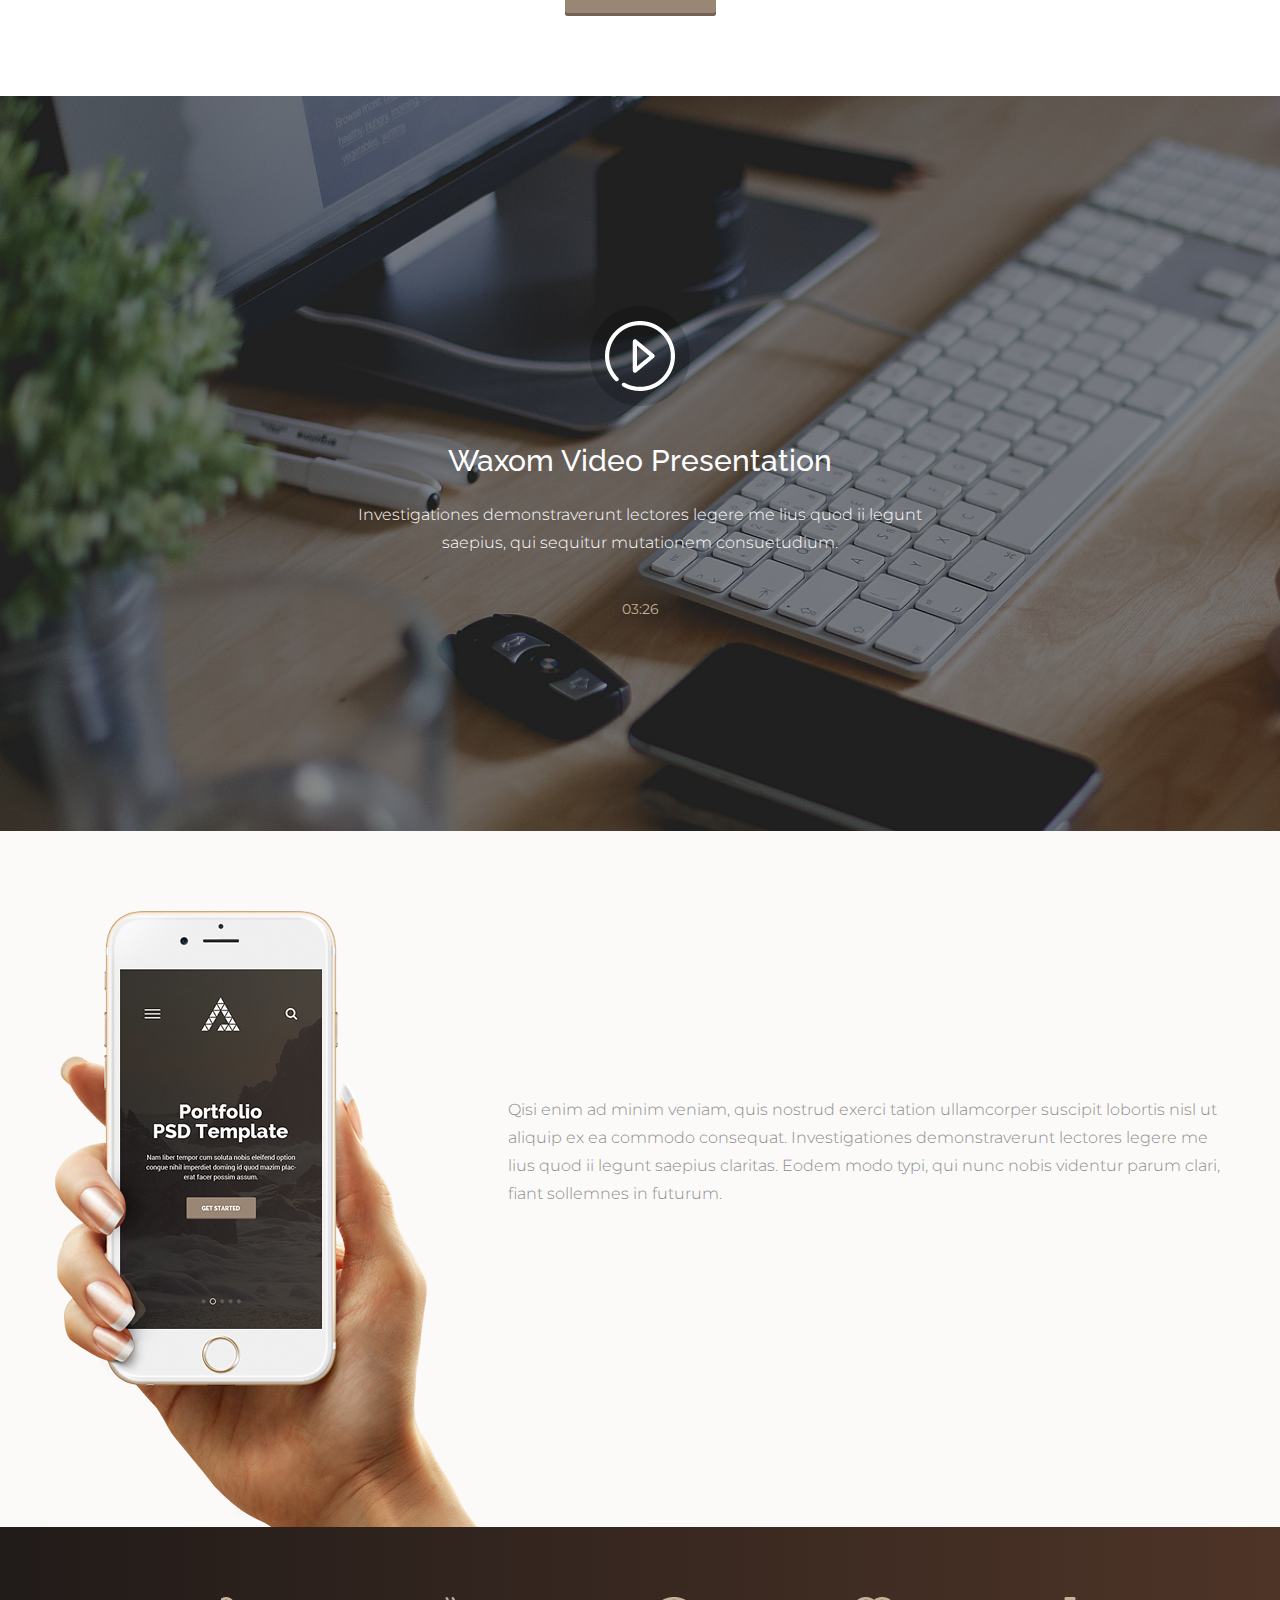
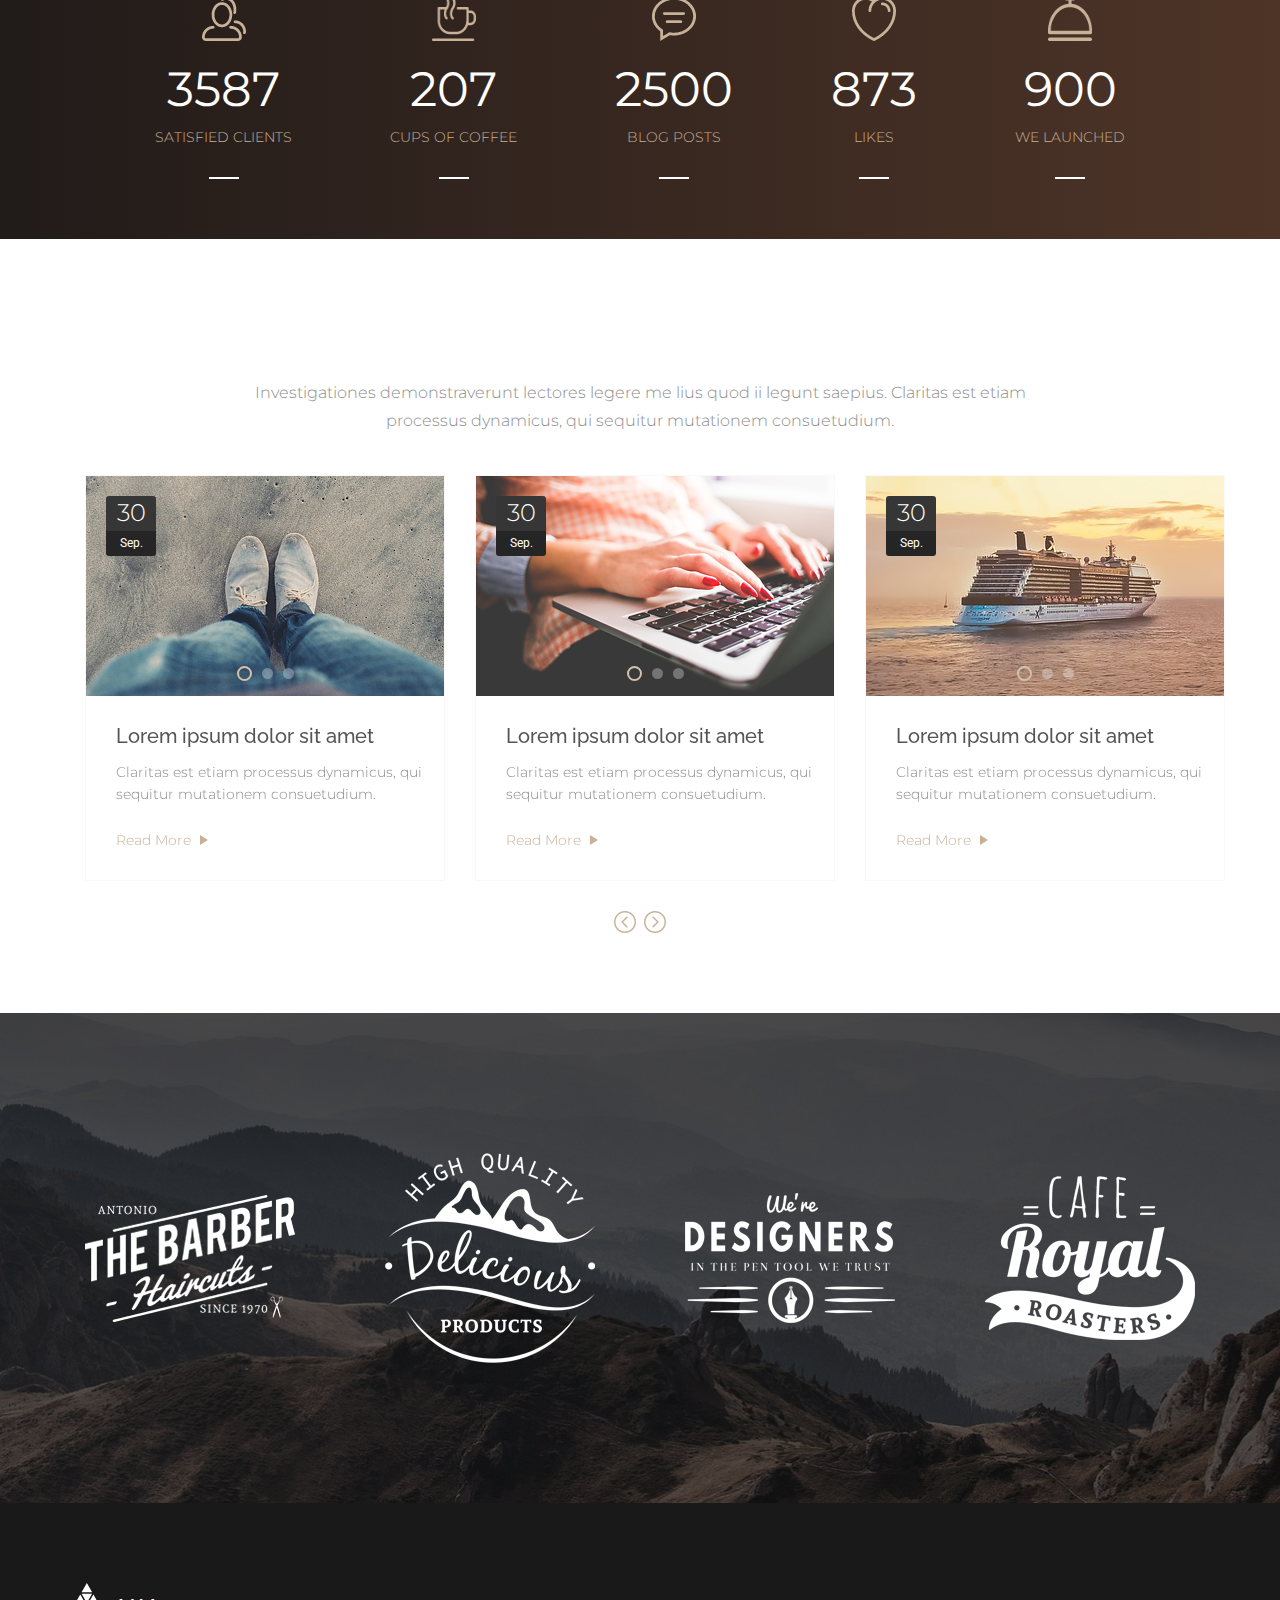
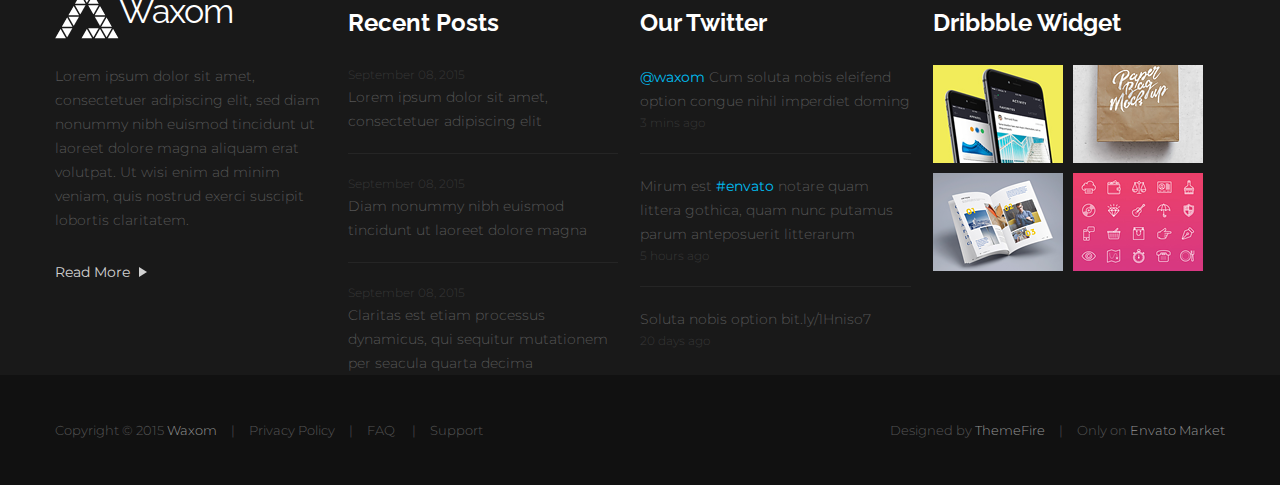
<file: waxom.html>
<!DOCTYPE html>
<html lang="en">

<head>
    <meta charset="UTF-8">
    <link rel="stylesheet" href="reset.css">
    <link rel="stylesheet" href="slick/slick.css">
    <link rel="stylesheet" href="slick/slick-theme.css">
    <link rel="stylesheet" href="style.css">
    <link href="https://fonts.googleapis.com/css?family=Montserrat:300,400%7cRaleway:400,500,600,700,800%7cRoboto:400,500,700&display=swap" rel="stylesheet">
    <title>Waxom</title>
</head>

<body>
    <!--первая секция-->
    <div class="section_first">
        <div class="container_first">
            <nav class="desktop">
                <!--лого-->
                <div class="logo wow bounce">
                    <img src="img/logo.png" alt=""><span class="ltext">Waxom</span>
                </div>
                <!-- меню навигации-->
                <ul class="menu wow bounceInRight">
                    <li><a href="#">Home</a></li>
                    <li><a href="#">About Us</a></li>
                    <li><a href="#">Portfolio</a></li>
                    <li><a href="#">Features</a></li>
                    <li><a href="#">Blog</a></li>
                    <li><a href="#">Pricing</a></li>
                    <li><a href="#">Shortcodes</a></li>
                    <li><a href="#">Contact</a></li>
                </ul>
                <!--иконки меню-->
                <div class="scard wow zoomInDown">
                    <a href="#" class="sec"><img src="img/icon-cart.png" alt=""></a>
                    <a href="#" class="sec"><img src="img/icon-search.png" alt=""></a>
                </div>
            </nav>
            <nav class="adaptive">
                <span class="burger"></span>
                <img src="img/logo.png" alt="">
                <img src="img/icon-search.png" alt="">

            </nav>
            <!--слайдер<-->
            <div class="slider_container wow heartBeat">
                <div class="prev"><img src="img/prev.png" alt=""></div>
                <div class="slider">
                    <div class="content_slider">
                        <h2>Unique and Modern Design</h2>
                        <h1>Portfolio PSD Template</h1>
                        <p>Nam liber tempor cum soluta nobis eleifend option congue nihil imper&shy;diet doming id quod mazim placerat facer possim assum.</p><a href="#">Get Started</a>
                    </div>
                    <div class="content_slider">
                        <h2>Unique and Modern Design</h2>
                        <h1>Portfolio PSD Template</h1>
                        <p>Nam liber tempor cum soluta nobis eleifend option congue nihil imper&shy;diet doming id quod mazim placerat facer possim assum.</p><a href="#">Get Started</a>
                    </div>
                    <div class="content_slider">
                        <h2>Unique and Modern Design</h2>
                        <h1>Portfolio PSD Template</h1>
                        <p>Nam liber tempor cum soluta nobis eleifend option congue nihil imper&shy;diet doming id quod mazim placerat facer possim assum.</p><a href="#">Get Started</a>
                    </div>
                    <div class="content_slider">
                        <h2>Unique and Modern Design</h2>
                        <h1>Portfolio PSD Template</h1>
                        <p>Nam liber tempor cum soluta nobis eleifend option congue nihil imper&shy;diet doming id quod mazim placerat facer possim assum.</p><a href="#">Get Started</a>
                    </div>
                    <div class="content_slider">
                        <h2>Unique and Modern Design</h2>
                        <h1>Portfolio PSD Template</h1>
                        <p>Nam liber tempor cum soluta nobis eleifend option congue nihil imper&shy;diet doming id quod mazim placerat facer possim assum.</p><a href="#">Get Started</a>
                    </div>
                </div>
                <div class="next"><img src="img/next.png" alt=""></div>
            </div>
        </div>
    </div>
    <!--вторая сецкия-->
    <div class="section_second">
        <div class="container_second">
            <div class="feature wow bounceInRight">
                <img src="img/c1.png" alt="webdesign">
                <h3 class="fet_header">Web & App Design</h3>
                <p class="feature_text">Nam liber tempor cum soluta nobis eleifend option congue nihil imperdiet doming id quod mazim.</p>
                <div class="p_line"></div>
            </div>
            <div class="feature wow bounceInRight">
                <img src="img/c2.png" alt="Development">
                <h3 class="fet_header">Development</h3>
                <p class="feature_text">Lorem ipsum dolor sit amet, adipiscing elit, sed diam nonummy nibh euismod tincidunt ut laoreet.</p>
                <div class="p_line"></div>
            </div>
            <div class="feature wow bounceInRight">
                <img src="img/c3.png" alt="Customization">
                <h3 class="fet_header">Customization</h3>
                <p class="feature_text">Nam liber tempor cum soluta nobis eleifend option congue nihil imperdiet doming id quod mazim.</p>
                <div class="p_line"></div>
            </div>
            <div class="feature wow bounceInRight">
                <img src="img/c4.png" alt="marketing">
                <h3 class="fet_header">Marketing</h3>
                <p class="feature_text">Nam liber tempor cum soluta nobis eleifend option congue nihil imperdiet doming id quod mazim.</p>
                <div class="p_line"></div>
            </div>
        </div>
    </div>
    <!--третья секция-->
    <div class="section_third">
        <div class="container_third">
            <h2 class="wow  bounceInDown">Waxom is Realization of your Ideas.</h2>
            <p>Investigationes demonstraverunt lectores legere me lius quod ii legunt saepius. Claritas est etiam processus dynamicus, qui sequitur mutationem consuetudium.</p>
            <div class="bgimage"></div>

        </div>
    </div>
    <!--четвертая секция-->
    <div class="section_fourth">
        <div class="container_fourth">
            <div class="colpar">
                <h4><span>Waxom</span> Multipurpose WordPress Theme</h4>
                <p>Don't Forget to Rate the Template. Thanks so much!</p>
            </div>
            <a href="#">purchase now</a>
        </div>
    </div>
    <!--пятая секция-->
    <div class="section_fifth">
        <div class="container_fifth">
            <h4 class="wow  bounceInDown">Our Latest Projects.</h4>
            <p>Investigationes demonstraverunt lectores legere me lius quod ii legunt saepius. Claritas est etiam processus dynamicus, qui sequitur mutationem consuetudium.</p>
            <div class="buttons wow  bounceIn">
                <button class="col_btn first">All</button>
                <button class="col_btn">Web Design</button>
                <button class="col_btn">Mobile App</button>
                <button class="col_btn">Illustration</button>
                <button class="col_btn last">Photography</button>
            </div>
            <div class="adv_container wow  swing">
                <div class="adv">
                    <div class="adv_top a1">
                        <div class="adv_fade">
                            <img src="img/link.png" alt="">
                            <img src="img/lupa.png" alt="">
                        </div>
                    </div>
                    <div class="adv_bottom">
                        <div class="triangle"></div>
                        <span class="toptext">Claritas Etiam Processus</span>
                        <span class="bottext">Photography, Nature</span>
                    </div>
                </div>
                <div class="adv">
                    <div class="adv_top a2">
                        <div class="adv_fade">
                            <img src="img/link.png" alt="">
                            <img src="img/lupa.png" alt="">
                        </div>
                    </div>
                    <div class="adv_bottom">
                        <div class="triangle"></div>
                        <span class="toptext">Quam Nutamus Farum</span>
                        <span class="bottext">Graphic Design, Mock-Up</span>
                    </div>
                </div>
                <div class="adv">
                    <div class="adv_top a3">
                        <div class="adv_fade">
                            <img src="img/link.png" alt="">
                            <img src="img/lupa.png" alt="">
                        </div>
                    </div>
                    <div class="adv_bottom">
                        <div class="triangle"></div>
                        <span class="toptext">Usus Legentis Videntur</span>
                        <span class="bottext">Photography, Holiday</span>
                    </div>
                </div>
                <div class="adv">
                    <div class="adv_top a4">
                        <div class="adv_fade">
                            <img src="img/link.png" alt="">
                            <img src="img/lupa.png" alt="">
                        </div>
                    </div>
                    <div class="adv_bottom">
                        <div class="triangle"></div>
                        <span class="toptext">Claritas Etiam Processus</span>
                        <span class="bottext">Photography, Nature</span>
                    </div>
                </div>
                <div class="adv">
                    <div class="adv_top a5">
                        <div class="adv_fade">
                            <img src="img/link.png" alt="">
                            <img src="img/lupa.png" alt="">
                        </div>
                    </div>
                    <div class="adv_bottom">
                        <div class="triangle"></div>
                        <span class="toptext">Quam Nutamus Farum</span>
                        <span class="bottext">Graphic Design, Mock-Up</span>
                    </div>
                </div>
                <div class="adv">
                    <div class="adv_top a6">
                        <div class="adv_fade">
                            <img src="img/link.png" alt="">
                            <img src="img/lupa.png" alt="">
                        </div>
                    </div>
                    <div class="adv_bottom">
                        <div class="triangle"></div>
                        <span class="toptext">Usus Legentis Videntur</span>
                        <span class="bottext">Photography, Holiday</span>
                    </div>
                </div>
            </div>
            <a href="#">load more</a>
        </div>
    </div>
    <!--    шестая секция-->
    <div class="section_sixth">
        <div class="container_sixth">
            <img src="img/play.png" alt="" height="100" width="100">
            <h3>Waxom Video Presentation</h3>
            <p>Investigationes demonstraverunt lectores legere me lius quod ii legunt saepius, qui sequitur mutationem consuetudium.</p>
            <span>03:26</span>
        </div>
    </div>
    <!--седьмая секция-->
    <div class="section_seventh">
        <div class="container_seventh">
            <img src="img/phone_img.png" alt="">
            <div class="inner_r">
                <h3 class="wow bounceInDown">Excellent for Mobile Devices.</h3>
                <p>Qisi enim ad minim veniam, quis nostrud exerci tation ullamcorper suscipit lobortis nisl ut aliquip ex ea commodo consequat. Investigationes demonstraverunt lectores legere me lius quod ii legunt saepius claritas. Eodem modo typi, qui nunc nobis videntur parum clari, fiant sollemnes in futurum.</p>
                <ul>
                    <li class="wow rotateInUpLeft">Nam liber tempor cum soluta nobis eleifend option;</li>
                    <li class="wow rotateInUpLeft">Option congue nihil imperdiet doming id quod mazim placerat facer;</li>
                    <li class="wow rotateInUpLeft">Eodem modo typi, qui nunc nobis videntur parum futurum;</li>
                    <li class="wow rotateInUpLeft">Investigationes demonstraverunt lectores</li>
                </ul>
            </div>
        </div>
    </div>
    <!--восьмая секция-->
    <div class="section_eighth">
        <div class="container_eighth">
            <div class="incol">
                <img src="img/ic1.png" alt="" width="44" height="44">
                <div class="nums">3587</div>
                <p>Satisfied Clients</p>
                <div class="hrl"></div>
            </div>
            <div class="incol">
                <img src="img/ic2.png" alt="" width="44" height="44">
                <div class="nums">207</div>
                <p>Cups of coffee</p>
                <div class="hrl"></div>
            </div>
            <div class="incol">
                <img src="img/ic3.png" alt="" width="44" height="44">
                <div class="nums">2500</div>
                <p>Blog posts</p>
                <div class="hrl"></div>
            </div>
            <div class="incol">
                <img src="img/ic4.png" alt="" width="44" height="44">
                <div class="nums">873</div>
                <p>Likes</p>
                <div class="hrl"></div>
            </div>
            <div class="incol">
                <img src="img/ic5.png" alt="" width="44" height="44">
                <div class="nums">900</div>
                <p>We launched</p>
                <div class="hrl"></div>
            </div>
        </div>
    </div>
    <!--девятая секция-->
    <div class="section_ninth">
        <div class="container_ninth">
            <h3 class="wow bounceInDown">Recent Posts.</h3>
            <p>Investigationes demonstraverunt lectores legere me lius quod ii legunt saepius. Claritas est etiam processus dynamicus, qui sequitur mutationem consuetudium.</p>
            <div class="huge_slider">
                <!--колонка-->
                <div class="recent_column">
                    <!--значок календаря-->
                    <div class="calendar">
                        <div class="day_num">30</div>
                        <div class="month">Sep.</div>
                    </div>
                    <!--бекграунд-->
                    <div class="recent_slider">
                        <div class="rec_bg rec_img1">
                            <div class="recent_mask"></div>
                        </div>
                        <div class="rec_bg rec_img1">
                            <div class="recent_mask"></div>
                        </div>
                        <div class="rec_bg rec_img1">
                            <div class="recent_mask"></div>
                        </div>
                    </div>
                    <div class="bottom_intext">
                        <h4>Lorem ipsum dolor sit amet</h4>
                        <span>Claritas est etiam processus dynamicus, qui sequitur mutationem consuetudium.</span>
                        <div class="link_line">
                            <a href="#">Read More</a>
                            <div class="link_tr"></div>
                        </div>
                    </div>
                </div>
                <div class="recent_column">
                    <!--значок календаря-->
                    <div class="calendar">
                        <div class="day_num">30</div>
                        <div class="month">Sep.</div>
                    </div>
                    <!--бекграунд-->
                    <div class="recent_slider">
                        <div class="rec_bg rec_img2">
                            <div class="recent_mask"></div>
                        </div>
                        <div class="rec_bg rec_img2">
                            <div class="recent_mask"></div>
                        </div>
                        <div class="rec_bg rec_img2">
                            <div class="recent_mask"></div>
                        </div>
                    </div>
                    <div class="bottom_intext">
                        <h4>Lorem ipsum dolor sit amet</h4>
                        <span>Claritas est etiam processus dynamicus, qui sequitur mutationem consuetudium.</span>
                        <div class="link_line">
                            <a href="#">Read More</a>
                            <div class="link_tr"></div>
                        </div>
                    </div>
                </div>
                <div class="recent_column">
                    <!--значок календаря-->
                    <div class="calendar">
                        <div class="day_num">30</div>
                        <div class="month">Sep.</div>
                    </div>
                    <!--бекграунд-->
                    <div class="recent_slider">
                        <div class="rec_bg rec_img3">
                            <div class="recent_mask"></div>
                        </div>
                        <div class="rec_bg rec_img3">
                            <div class="recent_mask"></div>
                        </div>
                        <div class="rec_bg rec_img3">
                            <div class="recent_mask"></div>
                        </div>
                    </div>
                    <div class="bottom_intext">
                        <h4>Lorem ipsum dolor sit amet</h4>
                        <span>Claritas est etiam processus dynamicus, qui sequitur mutationem consuetudium.</span>
                        <div class="link_line">
                            <a href="#">Read More</a>
                            <div class="link_tr"></div>
                        </div>
                    </div>
                </div>
                <div class="recent_column">
                    <!--значок календаря-->
                    <div class="calendar">
                        <div class="day_num">30</div>
                        <div class="month">Sep.</div>
                    </div>
                    <!--бекграунд-->
                    <div class="recent_slider">
                        <div class="rec_bg rec_img4">
                            <div class="recent_mask"></div>
                        </div>
                        <div class="rec_bg rec_img4">
                            <div class="recent_mask"></div>
                        </div>
                        <div class="rec_bg rec_img4">
                            <div class="recent_mask"></div>
                        </div>
                    </div>
                    <div class="bottom_intext">
                        <h4>Lorem ipsum dolor sit amet</h4>
                        <span>Claritas est etiam processus dynamicus, qui sequitur mutationem consuetudium.</span>
                        <div class="link_line">
                            <a href="#">Read More</a>
                            <div class="link_tr"></div>
                        </div>
                    </div>
                </div>
                <div class="recent_column">
                    <!--значок календаря-->
                    <div class="calendar">
                        <div class="day_num">30</div>
                        <div class="month">Sep.</div>
                    </div>
                    <!--бекграунд-->
                    <div class="recent_slider">
                        <div class="rec_bg rec_img5">
                            <div class="recent_mask"></div>
                        </div>
                        <div class="rec_bg rec_img5">
                            <div class="recent_mask"></div>
                        </div>
                        <div class="rec_bg rec_img5">
                            <div class="recent_mask"></div>
                        </div>
                    </div>
                    <div class="bottom_intext">
                        <h4>Lorem ipsum dolor sit amet</h4>
                        <span>Claritas est etiam processus dynamicus, qui sequitur mutationem consuetudium.</span>
                        <div class="link_line">
                            <a href="#">Read More</a>
                            <div class="link_tr"></div>
                        </div>
                    </div>
                </div>
                <div class="recent_column">
                    <!--значок календаря-->
                    <div class="calendar">
                        <div class="day_num">30</div>
                        <div class="month">Sep.</div>
                    </div>
                    <!--бекграунд-->
                    <div class="recent_slider">
                        <div class="rec_bg rec_img6">
                            <div class="recent_mask"></div>
                        </div>
                        <div class="rec_bg rec_img6">
                            <div class="recent_mask"></div>
                        </div>
                        <div class="rec_bg rec_img6">
                            <div class="recent_mask"></div>
                        </div>
                    </div>
                    <div class="bottom_intext">
                        <h4>Lorem ipsum dolor sit amet</h4>
                        <span>Claritas est etiam processus dynamicus, qui sequitur mutationem consuetudium.</span>
                        <div class="link_line">
                            <a href="#">Read More</a>
                            <div class="link_tr"></div>
                        </div>
                    </div>
                </div>
            </div>
            <div class="recent_arrows">
                <div class="h_prev"><img src="img/h_prev.png" alt="" height="22" width="22"></div>
                <div class="h_next"><img src="img/h_next.png" alt="" height="22" width="22"></div>
            </div>
        </div>
    </div>
    <!--десятая секция-->
    <div class="section_tenth">
        <div class="container_tenth">
            <img src="img/logo-01.png" alt="" height="127" width="210">
            <img src="img/logo-02.png" alt="" height="210" width="210">
            <img src="img/logo-03.png" alt="" height="130" width="210">
            <img src="img/logo-04.png" alt="" height="164" width="210">
        </div>
    </div>
    <!--одиннацатая секция-->
    <div class="section_eleventh">
        <div class="container_eleventh">
            <div class="footer_col">
                <div class="logo ftlogo">
                    <img src="img/logo.png" alt="">
                    <h2 class="ltext">Waxom</h2>
                </div>
                <p class="footer_txt">Lorem ipsum dolor sit amet, consectetuer adipiscing elit, sed diam nonummy nibh euismod tincidunt ut laoreet dolore magna aliquam erat volutpat. Ut wisi enim ad minim veniam, quis nostrud exerci suscipit lobortis claritatem.</p>
                <div class="footer_link">
                    <a href="#">Read More</a>
                    <div class="footer_tr"></div>
                </div>
            </div>
            <div class="footer_col">
                <h4>Recent Posts</h4>
                <div class="highlight">
                    <span>September 08, 2015</span>
                    <p class="footer_txt">Lorem ipsum dolor sit amet, consectetuer adipiscing elit</p>
                    <div class="hrline"></div>
                </div>
                <div class="highlight">
                    <span>September 08, 2015</span>
                    <p class="footer_txt">Diam nonummy nibh euismod tincidunt ut laoreet dolore magna</p>
                    <div class="hrline"></div>
                </div>
                <div class="highlight">
                    <span>September 08, 2015</span>
                    <p class="footer_txt">Claritas est etiam processus dynamicus, qui sequitur mutationem per seacula quarta decima</p>
                </div>
            </div>
            <div class="footer_col">
                <div class="highlight">
                    <h4>Our Twitter</h4>
                    <p class="footer_txt"><mark>@waxom</mark> Cum soluta nobis eleifend option congue nihil imperdiet doming</p>
                    <span>3 mins ago</span>
                    <div class="hrline"></div>
                </div>
                <div class="highlight">
                    <p class="footer_txt">Mirum est <mark>#envato</mark> notare quam littera gothica, quam nunc putamus parum anteposuerit litterarum</p>
                    <span>5 hours ago</span>
                    <div class="hrline"></div>
                </div>
                <div class="highlight">
                    <p class="footer_txt">Soluta nobis option bit.ly/1Hniso7</p>
                    <span>20 days ago</span>
                </div>
            </div>
            <div class="footer_col">
                <h4>Dribbble Widget</h4>
                <div class="footer_img">
                    <img src="img/f1.png" alt="">
                    <img src="img/f2.png" alt="">
                    <img src="img/f3.png" alt="">
                    <img src="img/f4.png" alt="">
                </div>
            </div>
        </div>
    </div>
    <!--двенадцатая секция-->
    <div class="section_twelveth">
        <div class="container_twelveth">
            <ul class="list_left">
                <li>Copyright © 2015 <span>Waxom</span></li>
                <li><a href="#">Privacy Policy</a></li>
                <li><a href="#">FAQ </a></li>
                <li><a href="#">Support</a></li>
            </ul>
            <ul class="list_right">
                <li>Designed by <span>ThemeFire</span></li>
                <li>Only on <span>Envato Market</span></li>
            </ul>
        </div>
    </div>
    <script src="js/jquery-1.11.0.min.js"></script>
    <script src="js/jquery-migrate-1.2.1.min.js"></script>
    <script src="slick/slick.min.js"></script>
    <link rel="stylesheet" href="animate.css">
    <script src="js/script.js"></script>
    <script src="js/wow.min.js"></script>
    <script>
        new WOW().init();

    </script>
</body>

</html>
</file>
<file: style.css>
*,
::after,
::before {
    box-sizing: border-box
}

.section_first {
    background-image: url(img/header_bg.jpg);
    background-repeat: no-repeat;
    background-position: center;
    background-size: cover;
    margin: 0 auto;
    height: 100vh
}

.container_first {
    display: flex;
    flex-direction: column;
    margin: 0 auto;
    justify-content: center
}

.desktop {
    width: 100%;
    max-width: 1170px;
    margin: 0 auto;
    display: flex;
    align-items: center;
    justify-content: space-between;
    padding-top: 40px
}

.adaptive {
    display: none;
    width: 90vw;
    justify-content: space-around;
    margin: 10% auto;
    align-items: center
}

.burger {
    position: relative
}

.burger,
.burger::after,
.burger::before {
    background-color: #fff;
    border-radius: 2px;
    height: 5px;
    width: 44px
}

.burger::before {
    content: "";
    position: absolute;
    top: -10px
}

.burger::after {
    content: "";
    position: absolute;
    bottom: -10px
}

.logo {
    display: flex;
    align-items: center;
    width: 25%
}

.ltext {
    color: #fff;
    font-family: 'Raleway';
    font-size: 34px;
    font-weight: 400;
    letter-spacing: -1.36px
}

.adv:hover .adv_fade,
.menu,
.scard {
    display: flex
}

.content_slider a,
.menu > li > a {
    color: #fff;
    font-size: 14px;
    text-decoration: none
}

.menu > li > a {
    font-family: 'Montserrat';
    font-weight: 300;
    margin-right: 30px
}

.container_fourth h4 span,
.menu > li > a:hover {
    color: #c7b299
}

.content_slider a,
.menu > li {
    display: inline-block
}

.sec {
    margin-left: 28px
}

.slider_container {
    max-width: 1620px;
    width: 100%;
    align-self: center;
    display: flex;
    justify-content: space-between;
    margin-top: 285px
}

.slider {
    max-width: 600px
}

.content_slider {
    color: #fff;
    text-align: center
}

.content_slider h1,
.content_slider > h2 {
    font-family: 'Raleway';
    font-size: 36px;
    font-weight: 500;
    margin-bottom: 10px
}

.content_slider h1 {
    font-size: 52px;
    font-weight: 800;
    margin-bottom: 15px
}

.content_slider p,
.feature p {
    font-family: 'Montserrat';
    font-size: 16px;
    font-weight: 300;
    line-height: 24px;
    margin-bottom: 48px
}

.content_slider a {
    box-shadow: inset 0 -3px 0 #736357;
    border-radius: 3px;
    background-color: #998675;
    font-family: 'Raleway';
    font-weight: 800;
    line-height: 23px;
    text-transform: uppercase;
    max-width: 170px;
    padding: 15px 35px;
    cursor: pointer;
    align-self: center
}

.next,
.prev {
    margin-top: 95px
}

.slider .slick-dots {
    display: flex;
    justify-content: center;
    position: relative;
    top: 200px
}

.slider .slick-dots li {
    list-style: none;
    margin: 0;
    display: flex;
    justify-content: center;
    align-items: center
}

.slider .slick-dots button {
    font-size: 0;
    width: 11px;
    height: 11px;
    background-color: #fff;
    border-radius: 50%;
    opacity: .5
}

.slider .slick-dots button::before {
    content: ""
}

.slider .slick-dots li.slick-active button {
    width: 15px;
    height: 15px;
    border: 2px solid #d3c1ad;
    background-color: transparent;
    opacity: 1
}

.container_second {
    display: flex;
    max-width: 1170px;
    justify-content: space-between;
    align-items: flex-end;
    margin: 0 auto 77px
}

.feature {
    text-align: center;
    max-width: 25%
}

.feature h3 {
    color: #555;
    font-family: 'Raleway';
    font-size: 22px;
    font-weight: 600;
    margin-top: 26px
}

.feature img {
    padding-top: 80px
}

.feature p {
    color: #8c8c8c;
    font-size: 14px;
    margin-top: 15px;
    margin-bottom: 13px
}

.p_line {
    display: inline-block;
    width: 70px;
    height: 3px;
    background-color: #f1eee9
}

.container_second .feature:nth-child(2) h3 {
    color: #c7b299
}

.container_second .feature:nth-child(2) .p_line {
    background-color: #c7b299
}

.section_third {
    background-color: #fbfaf8
}

.container_third {
    max-width: 1230px;
    margin: 0 auto;
    display: flex;
    flex-direction: column;
    align-items: center;
    text-align: center
}

.container_third h2 {
    margin-top: 80px;
    color: #555;
    font-family: 'Raleway';
    font-size: 30px;
    font-weight: 600
}

.container_third p {
    margin-top: 20px;
    color: #8c8c8c;
    font-family: 'Montserrat';
    font-size: 16px;
    font-weight: 400;
    line-height: 28px;
    max-width: 800px
}

.bgimage {
    margin-top: 40px;
    padding-bottom: 482px;
    background-image: url(img/bgimage.png);
    background-size: cover;
    max-width: 1230px;
    max-height: 482px;
    width: 100%;
    height: 100%
}

.section_fourth {
    background-color: #f4f5f8;
    background-image: linear-gradient(to right, #211b19 0, #4e3427 100%)
}

.container_fourth {
    max-width: 1170px;
    margin: 0 auto;
    padding-top: 50px;
    padding-bottom: 50px;
    display: flex;
    justify-content: space-between
}

.container_fourth h4 {
    font-family: 'Raleway';
    font-size: 28px;
    font-weight: 400;
    color: #fff;
    margin-bottom: 5px
}

.container_fourth p {
    color: #615855;
    font-family: 'Montserrat';
    font-size: 18px;
    font-weight: 300
}

.container_fourth a {
    box-shadow: inset 0 -3px 0 #736357;
    border-radius: 3px;
    background-color: #998675;
    color: #fff;
    font-family: 'Raleway';
    font-size: 14px;
    font-weight: 800;
    line-height: 23px;
    text-transform: uppercase;
    text-decoration: none;
    max-width: 170px;
    padding: 15px 28px;
    cursor: pointer;
    align-self: center;
    display: inline-block
}

.container_fifth {
    max-width: 1170px;
    display: flex;
    flex-direction: column;
    align-items: center;
    margin: 80px auto 0
}

.container_fifth h4 {
    color: #555;
    font-family: 'Raleway';
    font-size: 30px;
    font-weight: 400;
    padding-bottom: 20px
}

.col_btn,
.container_fifth p {
    color: #8c8c8c;
    font-weight: 400
}

.container_fifth p {
    font-family: 'Montserrat';
    font-size: 16px;
    line-height: 28px;
    max-width: 800px;
    text-align: center
}

.buttons {
    text-align: center;
    margin: 40px auto;
    display: flex;
    justify-content: space-between;
    max-width: 605px
}

.col_btn {
    font-family: Montserrat;
    font-size: 14px;
    line-height: 21px;
    border-radius: 3px;
    border: 1px solid #ebebeb;
    background: 0 0;
    height: 32px;
    width: 120px;
    margin-right: 10px
}

.first {
    width: 70px;
    background-color: #998675;
    color: #fff
}

.last {
    width: 135px
}

.col_btn:focus,
.col_btn:hover {
    background-color: #998675;
    color: #fff
}

.adv_container {
    display: flex;
    justify-content: space-between;
    flex-wrap: wrap
}

.adv {
    max-height: 337px;
    max-width: 370px;
    margin-bottom: 30px
}

.adv_fade,
.adv_top {
    width: 370px;
    height: 237px;
    position: relative
}

.adv_fade {
    position: absolute;
    top: 0;
    left: 0;
    background-color: rgba(17, 17, 17, .7);
    justify-content: center;
    align-items: center;
    display: none;
    z-index: 0
}

.adv_fade img {
    width: 26px;
    height: 26px;
    margin: 14px
}

.a1 {
    background-image: url(img/ph1.png)
}

.a2 {
    background-image: url(img/ph2.png)
}

.a3 {
    background-image: url(img/ph3.png)
}

.a4 {
    background-image: url(img/ph4.png)
}

.a5 {
    background-image: url(img/ph5.png)
}

.a6 {
    background-image: url(img/ph6.png)
}

.adv_bottom {
    display: flex;
    flex-direction: column;
    background-color: #fbfaf8;
    width: 370px;
    height: 100px
}

.bottext,
.toptext {
    display: inline-block
}

.toptext {
    color: #c7b299;
    font-family: Raleway;
    font-size: 20px;
    font-weight: 500;
    margin: 30px auto 0 28px
}

.bottext {
    color: #d1d1d1;
    font-family: Montserrat;
    font-size: 14px;
    font-weight: 300;
    line-height: 20px;
    margin-left: 30px
}

.triangle {
    margin-left: 19px;
    margin-top: -20px;
    width: 0;
    border: 10px solid transparent;
    border-bottom: 10px solid #fbfaf8;
    z-index: 1
}

.adv:hover .toptext,
.highlight:hover span,
.recent_column:hover span {
    color: #fff
}

.adv:hover .bottext,
.container_twelveth a:hover,
.footer_link:hover > a,
.highlight:hover p,
.recent_column:hover h4 {
    color: #c7b299
}

.adv:hover .adv_bottom {
    background-color: #362f2d
}

.adv:hover .triangle {
    border-bottom: 10px solid #362f2d
}

.container_fifth a {
    box-shadow: inset 0 -3px 0 #736357;
    border-radius: 3px;
    background-color: #998675;
    color: #fff;
    font-family: 'Raleway';
    font-size: 14px;
    font-weight: 800;
    line-height: 23px;
    text-transform: uppercase;
    text-decoration: none;
    max-width: 170px;
    padding: 15px 35px;
    cursor: pointer;
    align-self: center;
    display: inline-block
}

.section_sixth {
    background-image: url(img/video.jpg);
    background-repeat: no-repeat;
    background-size: cover
}

.container_sixth {
    display: flex;
    flex-direction: column;
    align-items: center;
    margin-top: 80px;
    padding: 210px
}

.container_sixth h3 {
    color: #fff;
    font-family: Raleway;
    font-size: 30px;
    font-weight: 500;
    margin-top: 40px
}

.container_sixth p {
    color: #fff;
    font-family: Montserrat;
    font-size: 16px;
    font-weight: 300;
    line-height: 28px;
    margin-top: 25px;
    max-width: 600px;
    text-align: center
}

.container_sixth span {
    color: #c7b299;
    font-family: Montserrat;
    font-size: 14px;
    font-weight: 400;
    line-height: 24px;
    margin-top: 40px
}

.container_sixth img:hover {
    cursor: pointer
}

.section_seventh {
    background-color: #fbfaf8;
    padding-top: 80px
}

.container_seventh {
    margin: 0 auto;
    max-width: 1170px;
    display: flex;
    justify-content: center
}

.inner_r {
    margin-left: 30px
}

.container_ninth h3,
.inner_r h3 {
    color: #555;
    font-family: "Raleway";
    font-size: 30px;
    font-weight: 600
}

.inner_r h3 {
    margin-top: 115px;
    margin-bottom: 40px
}

.inner_r p,
.inner_r ul {
    color: #8c8c8c;
    font-size: 16px
}

.inner_r p {
    font-family: Montserrat;
    font-weight: 300;
    line-height: 28px;
    margin-bottom: 45px
}

.inner_r ul,
.recent_dots li {
    display: flex;
    justify-content: center
}

.inner_r ul {
    line-height: 32px;
    margin-left: 100px;
    flex-direction: column
}

.inner_r ul li {
    position: relative
}

.inner_r ul li::before {
    content: url(img/arrow_list.png);
    position: absolute;
    left: -51px;
    top: 5px
}

.section_eighth {
    background-color: #f4f5f8;
    background-image: linear-gradient(to right, #211b19 0, #4e3427 100%)
}

.container_eighth {
    margin: 0 auto;
    max-width: 970px;
    display: flex;
    justify-content: space-between;
    padding-top: 70px;
    padding-bottom: 60px
}

.incol {
    display: flex;
    flex-direction: column;
    align-items: center
}

.nums {
    margin-top: 30px;
    color: #fff;
    font-family: "Montserrat";
    font-size: 48px;
    font-weight: 400;
    line-height: 36px
}

.container_ninth p,
.incol p,
.inner_r ul {
    font-family: Montserrat;
    font-weight: 300
}

.incol p {
    margin-top: 20px;
    color: #c7b299;
    font-size: 14px;
    line-height: 20px;
    text-transform: uppercase
}

.hrl,
.section_ninth {
    background-color: #fff
}

.hrl {
    margin-top: 30px;
    width: 30px;
    height: 2px
}

.section_ninth {
    padding-top: 80px
}

.container_ninth {
    max-width: 1170px;
    margin: 0 auto;
    width: 100%;
    display: flex;
    flex-direction: column;
    justify-content: center
}

.container_ninth h3 {
    text-align: center
}

.container_ninth p {
    color: #8c8c8c;
    font-size: 16px;
    line-height: 28px;
    text-align: center;
    max-width: 780px;
    align-self: center;
    margin-top: 30px;
    margin-bottom: 40px
}

.huge_slider {
    display: flex;
    justify-content: space-between;
    flex-direction: row;
    flex-wrap: wrap
}

.recent_column {
    display: flex;
    max-width: 370px;
    border: 1px solid #f8f8f8;
    flex-direction: column;
    position: relative;
    margin-left: 30px
}

.rec_bg {
    width: 370px;
    height: 220px;
    background-size: cover;
    position: relative
}

.rec_img1 {
    background-image: url(img/rec1.png)
}

.rec_img2 {
    background-image: url(img/rec2.png)
}

.rec_img3 {
    background-image: url(img/rec3.png)
}

.rec_img4 {
    background-image: url(img/rec1.png)
}

.rec_img5 {
    background-image: url(img/rec2.png)
}

.rec_img6 {
    background-image: url(img/rec3.png)
}

.calendar {
    display: flex;
    flex-direction: column;
    text-align: center;
    position: absolute;
    left: 20px;
    top: 20px;
    z-index: 999
}

.day_num,
.month {
    width: 50px;
    height: 35px;
    border-radius: 3px 3px 0 0;
    background-color: #363636;
    color: #fff;
    font-family: Montserrat;
    font-size: 24px;
    font-weight: 300;
    line-height: 20px;
    padding-top: 7px
}

.month {
    height: 25px;
    border-radius: 0 0 3px 3px;
    background-color: #252525;
    font-family: Roboto;
    font-size: 12px;
    font-weight: 400;
    padding-top: 2px
}

.recent_mask {
    position: absolute;
    top: 0;
    left: 0;
    height: 220px;
    width: 370px;
    background-color: rgba(17, 17, 17, .7);
    justify-content: center;
    align-items: center;
    display: none;
    z-index: 0
}

.bottom_intext {
    padding-top: 30px;
    padding-left: 30px;
    padding-bottom: 30px
}

.bottom_intext h4,
.footer_col h4 {
    color: #555;
    font-family: Raleway;
    font-size: 20px;
    font-weight: 500
}

.bottom_intext a,
.bottom_intext span {
    font-family: Montserrat;
    font-size: 14px;
    font-weight: 300
}

.bottom_intext span {
    color: #8c8c8c;
    line-height: 22px;
    margin-top: 15px;
    margin-bottom: 25px
}

.bottom_intext a {
    text-decoration: none;
    color: #c7b299;
    line-height: 20px
}

.bottom_intext a::after,
.footer_link a::after {
    content: "";
    border: 5px solid transparent;
    border-left: 8px solid #c7b299;
    display: inline-block;
    margin-left: 9px
}

.bottom_intext,
.recent_slider {
    display: flex;
    flex-direction: column
}

.recent_dots {
    display: flex;
    flex-direction: row;
    font-size: 0;
    margin: -30px auto;
    padding-bottom: 30px
}

.slick-dotted.slick-slider {
    margin-bottom: 15px
}

.recent_dots li {
    align-items: center
}

.recent_dots button {
    width: 11px;
    height: 11px;
    background-color: #fff;
    opacity: .3;
    border-radius: 50%;
    border: 0;
    padding: 0;
    margin: 0 5px
}

.recent_dots .slick-active button {
    width: 15px;
    height: 15px;
    border: 2px solid #d3c1ad;
    background-color: transparent;
    opacity: 1;
    z-index: 100
}

.recent_arrows {
    align-self: center;
    display: flex;
    justify-content: space-between;
    margin-top: 30px
}

.h_prev {
    margin-right: 8px
}

.recent_column:hover .day_num {
    background-color: #c7b299
}

.recent_column:hover .month {
    background-color: #a48d72
}

.recent_column:hover .recent_mask {
    display: block
}

.recent_column:hover .bottom_intext {
    background-color: #362f2d
}

.section_tenth {
    background-image: url(img/footer_img.jpg);
    background-size: cover;
    background-repeat: no-repeat;
    margin-top: 80px
}

.container_tenth {
    margin: 0 auto;
    display: flex;
    max-width: 1110px;
    justify-content: space-between;
    padding: 140px 0;
    align-items: center
}

.section_eleventh {
    background-color: #191919
}

.container_eleventh {
    max-width: 1170px;
    display: flex;
    margin: 0 auto;
    padding-top: 80px;
    justify-content: space-between
}

.footer_col {
    display: flex;
    flex-direction: column;
    flex-basis: 25%;
    margin-right: 22px
}

.ftlogo {
    margin-bottom: 25px
}

.footer_link a,
.footer_txt {
    color: #555;
    font-family: Montserrat;
    font-size: 14px;
    font-weight: 300;
    line-height: 24px
}

.footer_link {
    margin-top: 30px
}

.footer_link a {
    text-decoration: none;
    color: #d1d1d1;
    font-weight: 400;
    line-height: 20px
}

.footer_link a::after {
    border-left: 8px solid #d1d1d1
}

.footer_col h4 {
    color: #fff;
    font-size: 24px;
    font-weight: 700;
    margin-bottom: 30px;
    padding-top: 28px
}

.container_twelveth li,
.footer_col span,
a {
    color: #363636;
    font-family: Montserrat;
    font-size: 12px;
    font-weight: 300;
    line-height: 20px
}

.hrline {
    width: 100%;
    height: 1px;
    background-color: #252525;
    margin: 20px 0
}

.footer_img {
    display: flex;
    flex-wrap: wrap;
    justify-content: space-between
}

.footer_img img {
    margin-bottom: 10px
}

.highlight mark {
    background-color: transparent;
    color: #00bff3;
    font-weight: 400
}

.section_twelveth {
    background-color: #111
}

.container_twelveth {
    padding: 45px 0;
    display: flex;
    justify-content: space-between;
    max-width: 1170px;
    margin: 0 auto
}

.container_twelveth li,
a {
    font-size: 13px;
    color: #555;
    text-decoration: none
}

.container_twelveth span {
    color: #959595
}

.list_left,
.list_right {
    display: flex
}

.list_left li::after,
.list_right li::after {
    content: "|";
    margin: 0 14px
}

.list_left li:last-child::after,
.list_right li:last-child::after {
    content: "";
    margin: 0
}

@media screen and (max-width:1170px) {

    .container_fourth,
    .container_eighth,
        {
        width: 80%;
    }

    .next,
    .prev {
        visibility: hidden
    }

    .desktop {
        display: none
    }

    .adaptive {
        display: flex
    }

    .slider_container {
        margin-top: 40%;

    }

    .adv_container {
        display: flex;
        width: 80%;
        justify-content: space-between !important;

    }

    .slider .slick-dots {
        top: 200px
    }

    .recent_column {
        margin-left: 0px !important;
        margin: 0 auto;
    }

    .footer_img {
        justify-content: center !important;
    }

    .bgimage {

        background-position: center;
    }
}
</file>
<file: Denim/style.css>
*,
:after,
:before {
    box-sizing: border-box;
}

*:focus {
    outline: dotted;
}

body {
    margin: 0;
    padding: 0;
    font-family: "Work Sans", sans-serif;
    font-weight: normal;
    font-size: 18px;
    line-height: 21px;
    color: #151c22;
}

.container {
    max-width: 1170px;
    margin: 0 auto;
}

/* header */
.nav {
    display: flex;
    justify-content: space-between;
    width: 100%;
    height: 67px;
    padding: 20px 0px;
}

.nav_menu,
.logo,
.nav_user_menu {
    width: 33.33%;
    flex-grow: 1;
}

a {
    text-decoration: none;
    color: inherit;
}

/* navigation menu */
.nav_menu {
    display: flex;
    margin-top: 5px;
}

.nav_item:not(:first-child) {
    margin-left: 35px;
}

.nav_item a {
    font-weight: 600;
    font-size: 16px;
    line-height: 19px;
}

/* logo */
.logo {
    font-style: normal;
    font-weight: 800;
    font-size: 24px;
    line-height: 28px;
    text-align: center;
}

/* right side of menu */
.nav_user_menu {
    display: flex;
    justify-content: flex-end;
}

.nav_user_item:not(:first-child) {
    margin-left: 33px;
}

.nav_user_burger {
    width: 32px;
    height: 3px;
    background-color: #000;
    position: relative;
    margin-top: 12px;
    margin-right: 30px;
    display: none;
}

.nav_user_burger::before {
    content: '';
    width: 32px;
    height: 3px;
    position: absolute;
    top: -10px;
    left: 0px;
    background-color: #000;
}

.nav_user_burger::after {
    content: '';
    width: 32px;
    height: 3px;
    position: absolute;
    bottom: -10px;
    left: 0px;
    background-color: #000;
}

/* promo */
.promo {
    background: #F1F2F4;
    display: flex;
    justify-content: center;
    position: relative;
    margin-bottom: 129px;
    flex-wrap: wrap;
}

.promo_first {
    display: flex;
    flex-direction: column;
    padding: 188px 45px 0 45px;
}

.promo_slogan {
    font-style: normal;
    font-weight: normal;
    font-size: 18px;
    line-height: 21px;
    color: #727A82;
    margin: 0 0 21px 5px;
}

.promo_name {
    font-family: Anton;
    font-style: normal;
    font-weight: normal;
    font-size: 128px;
    color: #151C22;
    line-height: 100px;
    margin: 0 6px 54px 0;
}

.promo_btn {
    background-color: #000;
    border: none;
    font-style: normal;
    font-weight: bold;
    font-size: 16px;
    color: #FFFFFF;
    max-width: 219px;
    padding: 22px 1px 23px 0px;
    margin-left: 5px;
    margin-bottom: 30px;
}

.promo_second {
    margin: 50px 50px;
    position: relative;
    z-index: 999;
    transition: filter .5s;
}

.promo_second:before {
    content: '';
    display: block;
    width: 232px;
    height: 176px;
    position: absolute;
    background: repeating-linear-gradient(45deg, #000, #000 0.5%, transparent 0.5%, transparent 4.25%);
    top: -50px;
    left: -50px;
    z-index: -1;
    transition: transform .5s;
}

.promo_second:after {
    content: '';
    display: block;
    width: 232px;
    height: 176px;
    position: absolute;
    background: repeating-linear-gradient(135deg, #000, #000 0.5%, transparent 0.5%, transparent 4.25%);
    bottom: -50px;
    right: -50px;
    z-index: -1;
    transition: transform .5s;
}

.promo_arrow {
    position: absolute;
    bottom: 49px;
    left: 19.25%;
}

.promo_second:hover {
    filter: grayscale(1);
}

/* bestseller */
.bestseller {
    margin-bottom: 104px;
}

.bestseller_head {
    display: flex;
    justify-content: space-between;
    margin-bottom: 70px;
}

.bestseller_wrapper {
    display: flex;
    justify-content: space-between;
    flex-wrap: wrap;
}

.item_image {
    margin-bottom: 21px;
}

.item_name {
    font-weight: 500;
    font-size: 18px;
    line-height: 21px;
    margin-bottom: 7px;
}

.item_price {
    font-weight: bold;
    font-size: 16px;
    line-height: 19px;
}

/* head templates */
.head_link {
    font-weight: 600;
    font-size: 18px;
    line-height: 14px;
    border-bottom: 2px solid black;
    padding: 0 5px;
}

.head_title {
    font-style: normal;
    font-weight: bold;
    font-size: 32px;
    line-height: 21px;
}

/* news section */
.news {
    margin-bottom: 108px;
}

.news_head {
    display: flex;
    justify-content: space-between;
    margin-bottom: 69px;
}

.news_link {
    padding-bottom: 5px;
    margin-top: 2px;
}

.news_wrapper {
    display: flex;
    justify-content: flex-start;
    align-items: flex-start;
}

.news_column {
    background-image: repeating-linear-gradient(135deg,
            rgba(0, 0, 0, 0) 0.5%,
            rgba(0, 0, 0, 0) 5%,
            rgb(0, 0, 0) 5.2%,
            rgb(0, 0, 0) 5.4%,
            rgba(0, 0, 0, 0) 5.4%,
            rgba(0, 0, 0, 0) 5.5%);
    width: 100%;
    padding-top: 31px;
    padding-bottom: 35px;
}

.news_content {
    display: flex;
    flex-direction: column;
    align-items: flex-start;
    max-width: 400px;
    background: #F1F2F4;
    padding: 56px 43px 27px 43px;
}

.news_header {
    font-weight: bold;
    font-size: 24px;
    line-height: 28px;
    color: #151C22;
    margin-bottom: 31px;
}

.news_time {
    font-weight: normal;
    font-size: 18px;
    line-height: 21px;
    color: black;
    margin-bottom: 12px;
}

.news_text {
    font-weight: normal;
    font-size: 18px;
    line-height: 21px;
    color: #727A82;
    margin-bottom: 24px;
}

.news_btn {
    border: none;
    display: block;
    background: black;
    font-weight: bold;
    font-size: 16px;
    line-height: 19px;
    padding: 23px 45px;
    color: white;
    white-space: nowrap;
}

/* shop section */
.shop {
    margin-bottom: 119px;
}

.shop_head {
    display: flex;
    justify-content: space-between;
    margin-bottom: 70px;
}

.shop_wrapper {
    display: flex;
    justify-content: space-between;
    flex-wrap: wrap;
}

/* footer */
footer {
    width: 100%;
    background: #151C22;
    padding: 45px 0;
}

.footer_logo {
    font-style: normal;
    font-weight: 800;
    font-size: 24px;
    line-height: 28px;
    color: #FFFFFF;
    text-align: center;
    margin-bottom: 25px;
}

.footer_list {
    display: flex;
    flex-direction: row;
    justify-content: center;
}

.footer_item {
    font-style: normal;
    font-weight: 500;
    font-size: 18px;
    line-height: 21px;
    color: #FFFFFF;
    margin-bottom: 30px;
}

.footer_item:not(:first-child) {
    margin-left: 35px;
}

.footer_list_social {
    display: flex;
    justify-content: center;
}

.footer_item_social:not(:first-child) {
    margin-left: 28px;
}

/* media */
@media screen and (max-width: 1120px) {
    .container {
        padding: 0 20px;
    }

    .news_wrapper {
        flex-wrap: wrap;
    }

    .item_price,
    .shop_wrapper .item_name {
        margin-bottom: 20px;
    }
}

@media screen and (max-width: 720px) {

    .news_image,
    .promo_arrow {
        display: none;
    }
}

@media screen and (max-width: 580px) {
    .promo_model {
        width: 100%;
    }

    .bestseller_wrapper,
    .shop_wrapper {
        justify-content: center !important;
    }

    .promo_first,
    .container {
        padding: 0;
    }

    .promo_slogan {
        margin-top: 100px;
    }

    .nav_menu,
    .nav_user_item,
    .footer_list {
        display: none;
    }

    .nav_user_burger {
        display: block;
    }
}
</file>
<file: trans/static/css/main.18205668.chunk.css>
a,abbr,acronym,address,applet,article,aside,audio,b,big,blockquote,body,canvas,caption,center,cite,code,dd,del,details,dfn,div,dl,dt,em,embed,fieldset,figcaption,figure,footer,form,h1,h2,h3,h4,h5,h6,header,hgroup,html,i,iframe,img,ins,kbd,label,legend,li,mark,menu,nav,object,ol,output,p,pre,q,ruby,s,samp,section,small,span,strike,strong,sub,summary,sup,table,tbody,td,tfoot,th,thead,time,tr,tt,u,ul,var,video{margin:0;padding:0;border:0;font-size:100%;font:inherit;vertical-align:baseline}:focus{outline:0}article,aside,details,figcaption,figure,footer,header,hgroup,menu,nav,section{display:block}body{line-height:1}ol,ul{list-style:none}blockquote,q{quotes:none}blockquote:after,blockquote:before,q:after,q:before{content:"";content:none}input[type=search]::-webkit-search-cancel-button,input[type=search]::-webkit-search-decoration,input[type=search]::-webkit-search-results-button,input[type=search]::-webkit-search-results-decoration{-webkit-appearance:none;-moz-appearance:none}input[type=search]{-webkit-appearance:none;-moz-appearance:none}audio,canvas,video{display:inline-block;max-width:100%}audio:not([controls]){display:none;height:0}[hidden]{display:none}html{font-size:100%;-webkit-text-size-adjust:100%;-ms-text-size-adjust:100%}a:focus{outline:thin dotted}a:active,a:hover{outline:0}img{border:0;-ms-interpolation-mode:bicubic}figure,form{margin:0}fieldset{border:1px solid silver;margin:0 2px;padding:.35em .625em .75em}legend{border:0;padding:0;white-space:normal}button,input,select,textarea{font-size:100%;margin:0;vertical-align:baseline}button,input{line-height:normal}button,select{text-transform:none}button,html input[type=button],input[type=reset],input[type=submit]{-webkit-appearance:button;cursor:pointer}button[disabled],html input[disabled]{cursor:default}input[type=checkbox],input[type=radio]{box-sizing:border-box;padding:0}input[type=search]{-webkit-appearance:textfield;box-sizing:content-box}input[type=search]::-webkit-search-cancel-button,input[type=search]::-webkit-search-decoration{-webkit-appearance:none}button::-moz-focus-inner,input::-moz-focus-inner{border:0;padding:0}textarea{overflow:auto;vertical-align:top}table{border-collapse:collapse;border-spacing:0}button,html,input,select,textarea{color:#222}::selection{background:#b3d4fc;text-shadow:none}img{vertical-align:middle}fieldset{border:0;margin:0;padding:0}textarea{resize:vertical}.chromeframe{margin:.2em 0;background:#ccc;color:#000;padding:.2em 0}body{background:#2d3b36 url(https://dzwonsemrish7.cloudfront.net/items/363k3L2V2a2Z3m3s460t/Background_wood_HD.jpg) no-repeat 50% fixed;background-size:cover;padding-top:100px}form,textarea{-moz-background-clip:padding;-webkit-background-clip:padding-box;background-clip:padding-box;overflow:hidden}form{margin:0 auto;display:-webkit-flex;display:flex;-webkit-justify-content:center;justify-content:center;-webkit-align-items:center;align-items:center;-webkit-flex-direction:column;flex-direction:column;height:333px;padding:30px;border:1px solid rgba(0,0,0,.2);border-radius:5px;background:rgba(0,0,0,.5);box-shadow:0 0 13px 3px rgba(0,0,0,.5)}textarea{background:hsla(0,0%,100%,.4) no-repeat 16px 16px;width:95%;height:75%;border:1px solid hsla(0,0%,100%,.6);border-radius:4px;display:block;font-family:"Source Sans Pro",sans-serif;font-size:18px;color:#fff;padding-left:45px;padding-right:20px;padding-top:12px;margin-bottom:20px;resize:none}::-webkit-input-placeholder{color:#fff}:-moz-placeholder,::-moz-placeholder{color:#fff}:-ms-input-placeholder{color:#fff}input:focus,textarea:focus{background-color:rgba(0,0,0,.2);box-shadow:0 0 5px 1px hsla(0,0%,100%,.5);overflow:hidden}.btn,.result{-moz-background-clip:padding;-webkit-background-clip:padding-box;background-clip:padding-box}.btn{width:138px;height:44px;border:1px solid #253737;border-radius:4px;background-color:#4f7c7a;background-image:linear-gradient(180deg,#6da5a3 0,#416b68);float:left;color:#fff;cursor:pointer}.result{margin-top:3%;margin-left:auto;margin-right:auto;width:70%;height:333px;padding:30px;border:1px solid rgba(0,0,0,.2);border-radius:5px;background:rgba(0,0,0,.5);box-shadow:0 0 13px 3px rgba(0,0,0,.5);overflow:hidden;color:brown;resize:none}.copystyle{font-size:2em;text-align:center;text-shadow:0 0 20px #000}
/*# sourceMappingURL=main.18205668.chunk.css.map */
</file>
